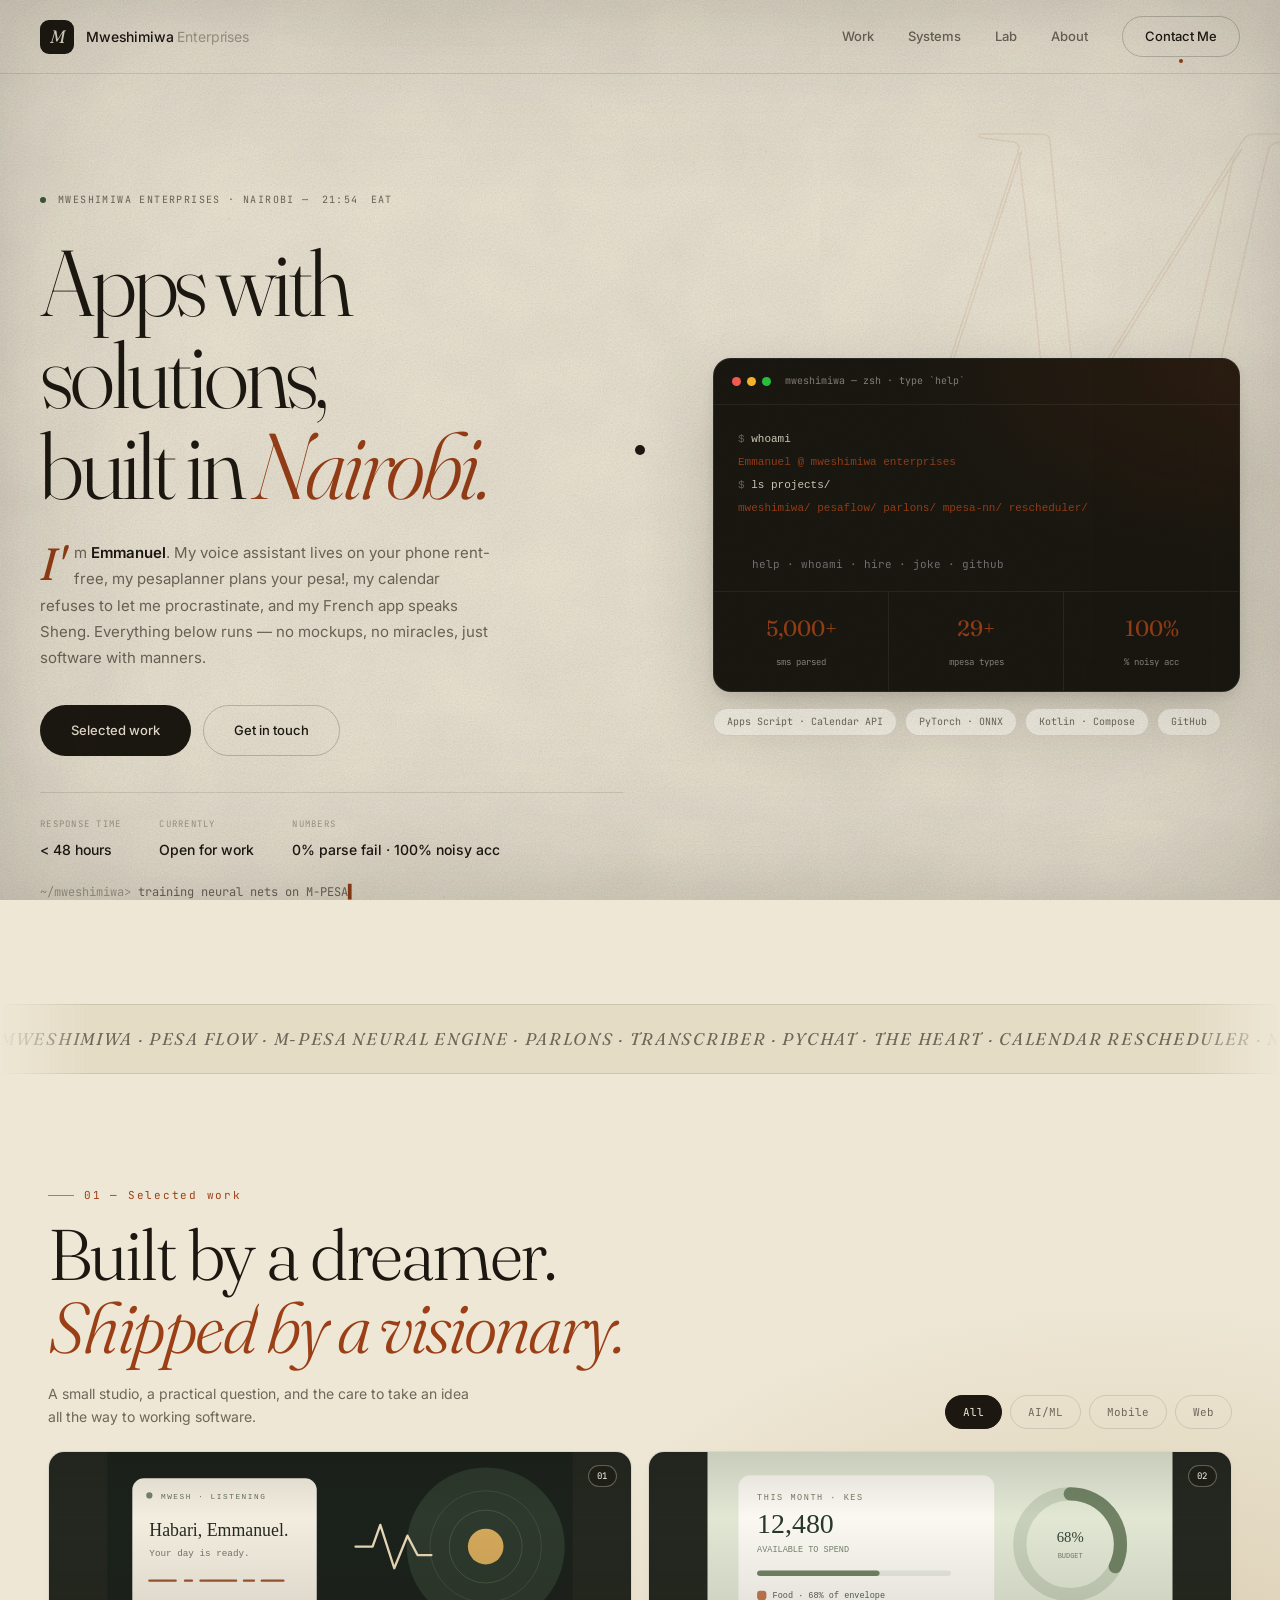
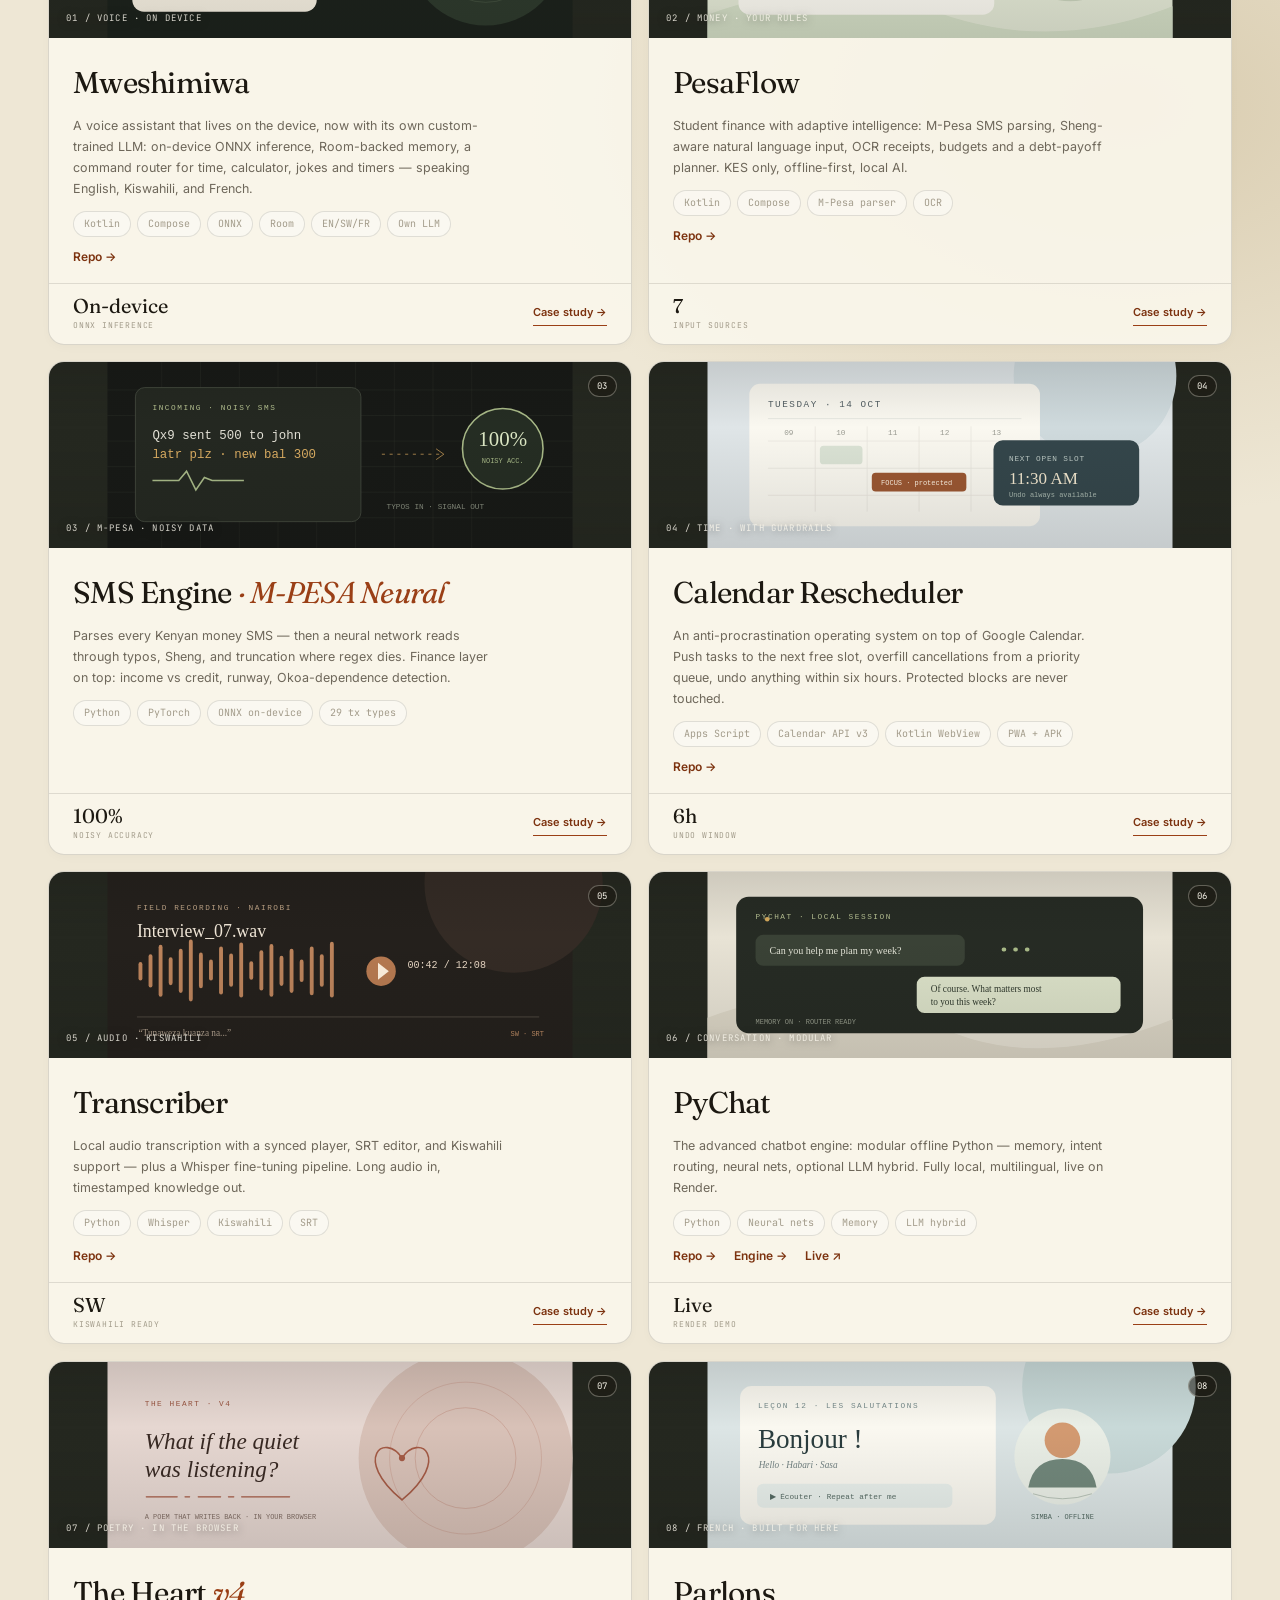
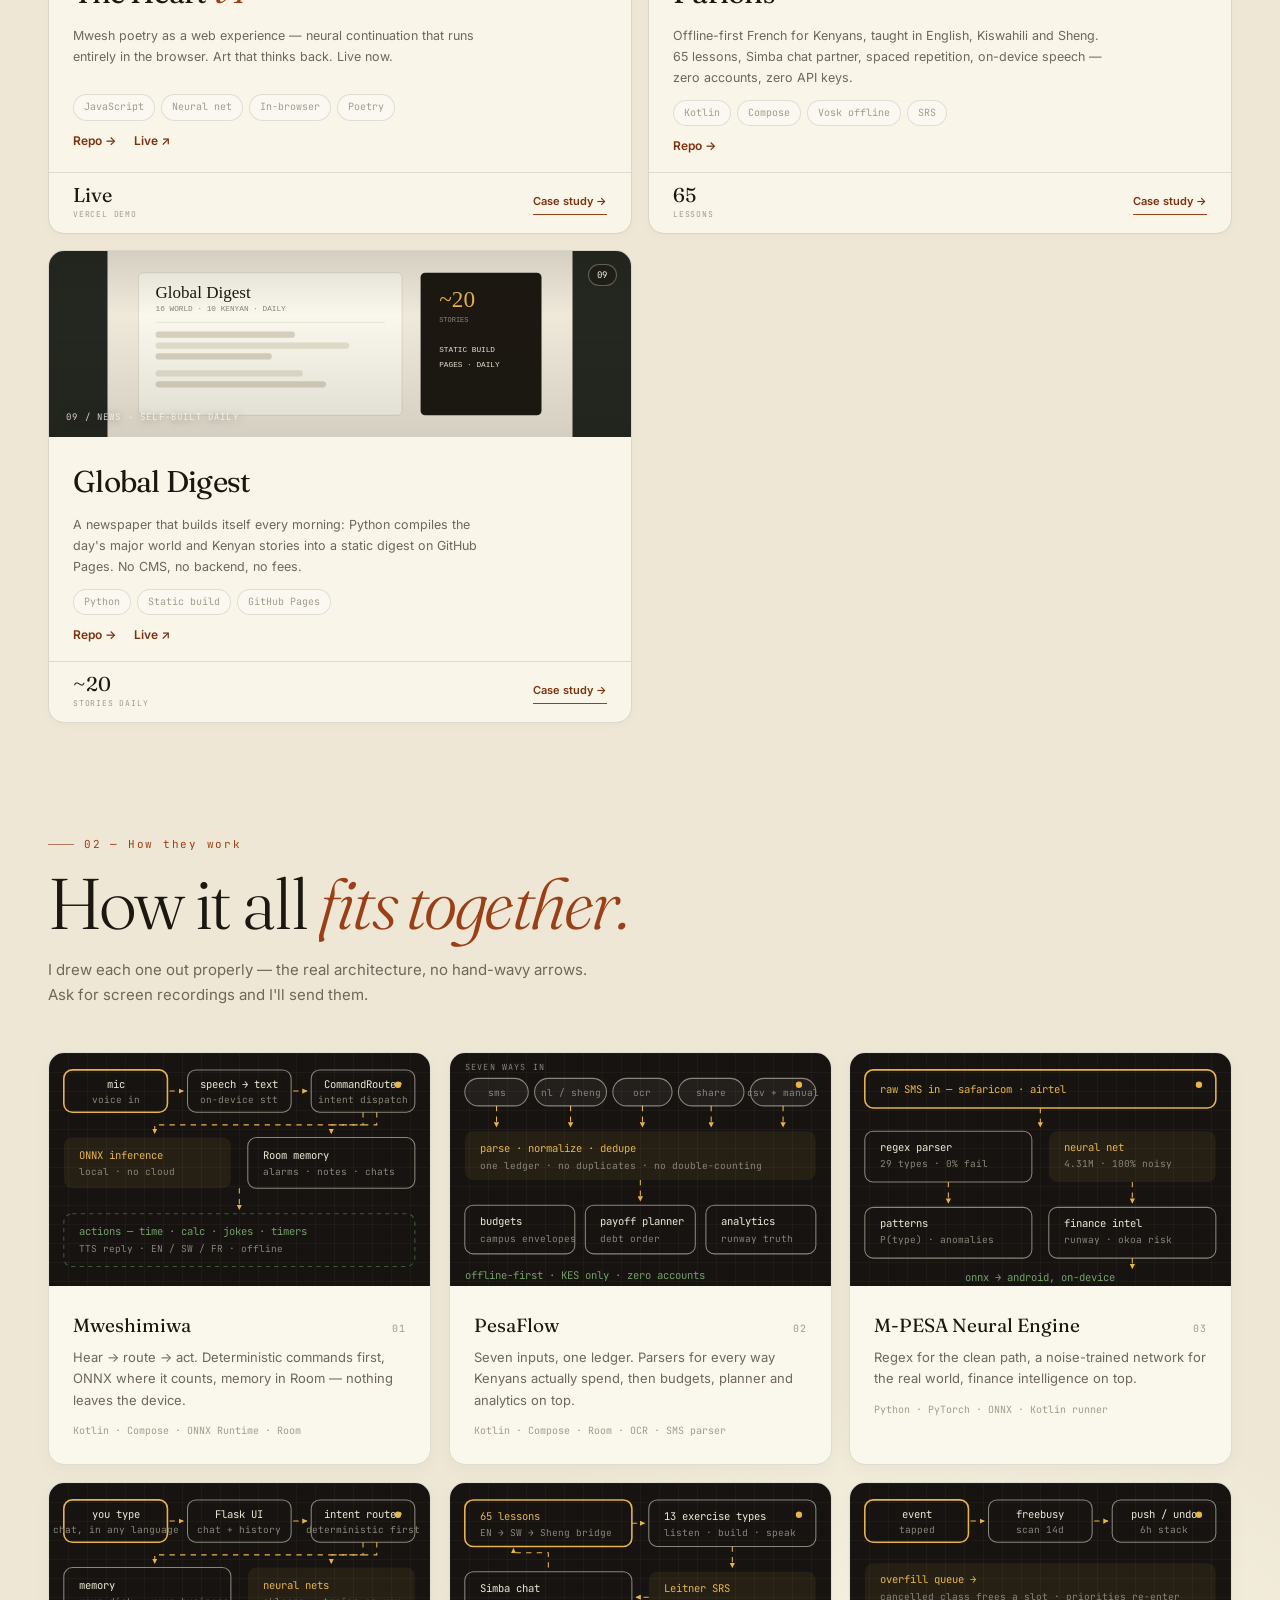
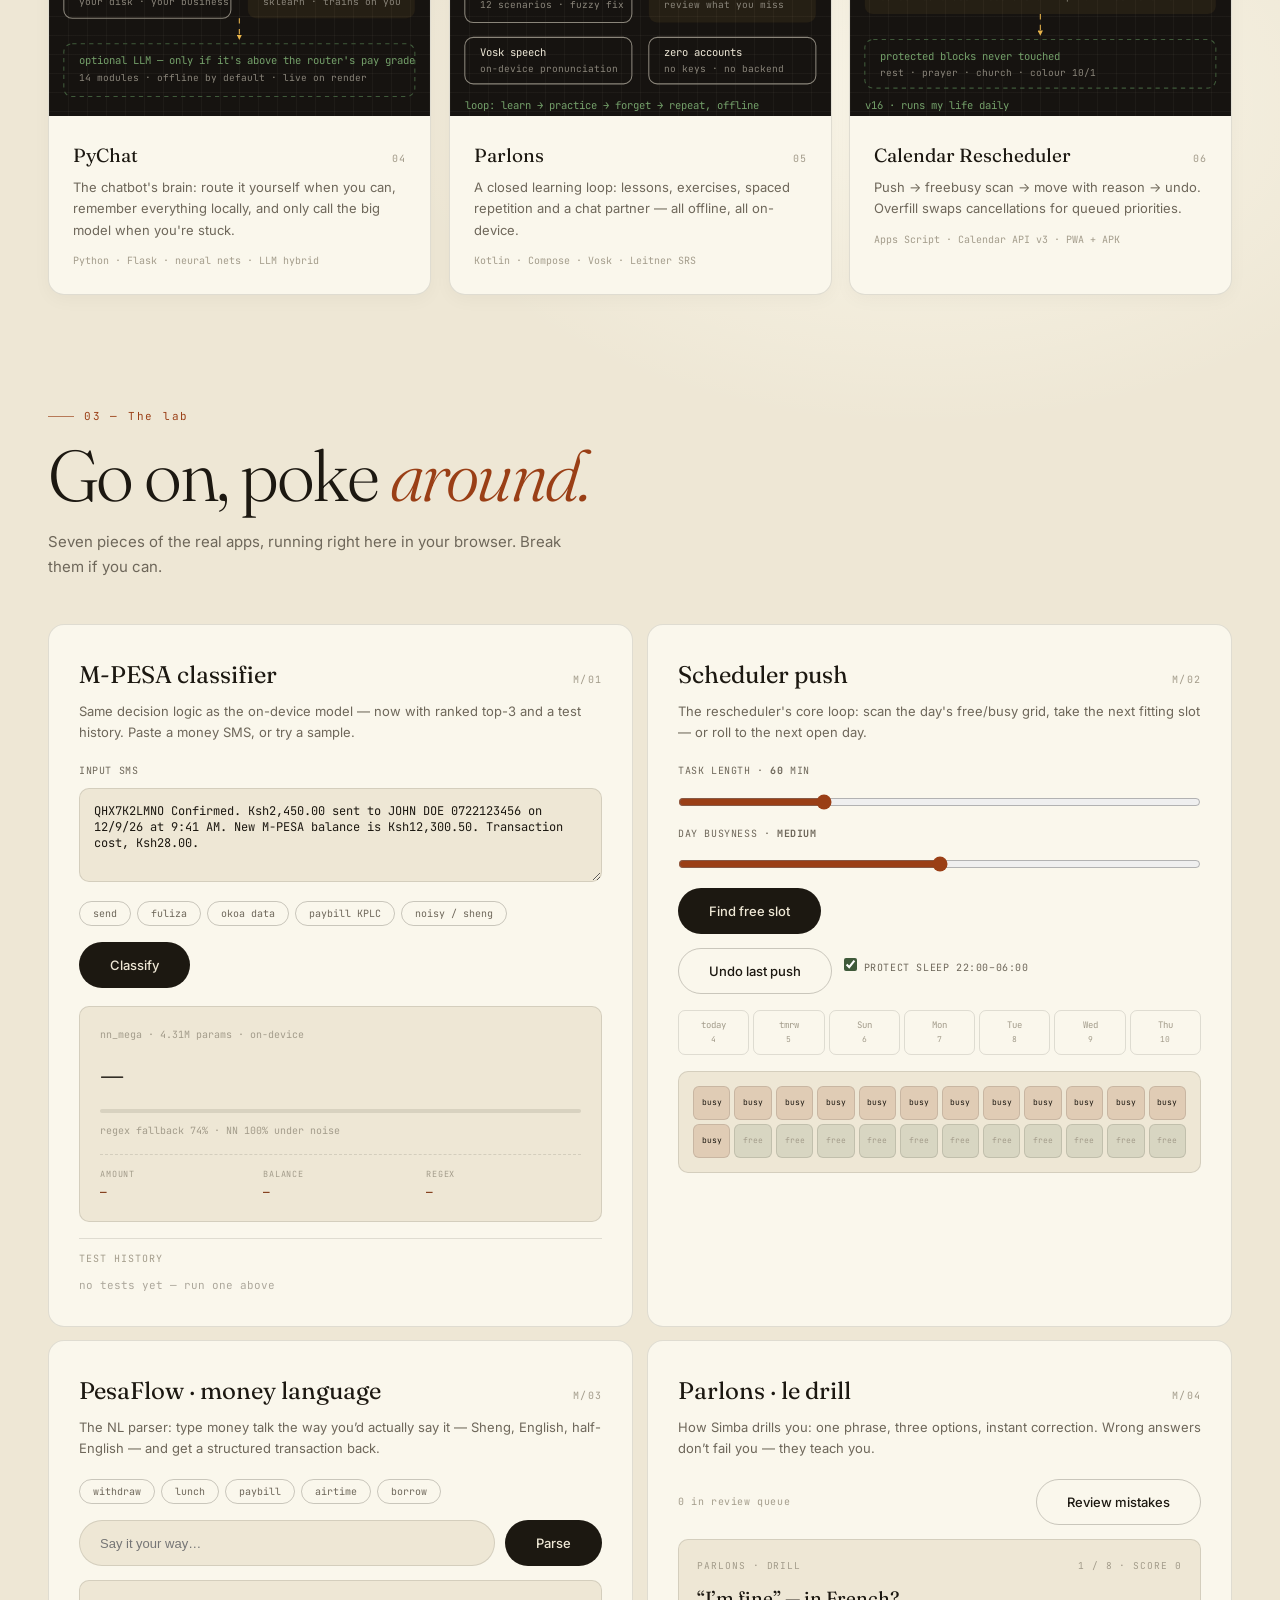
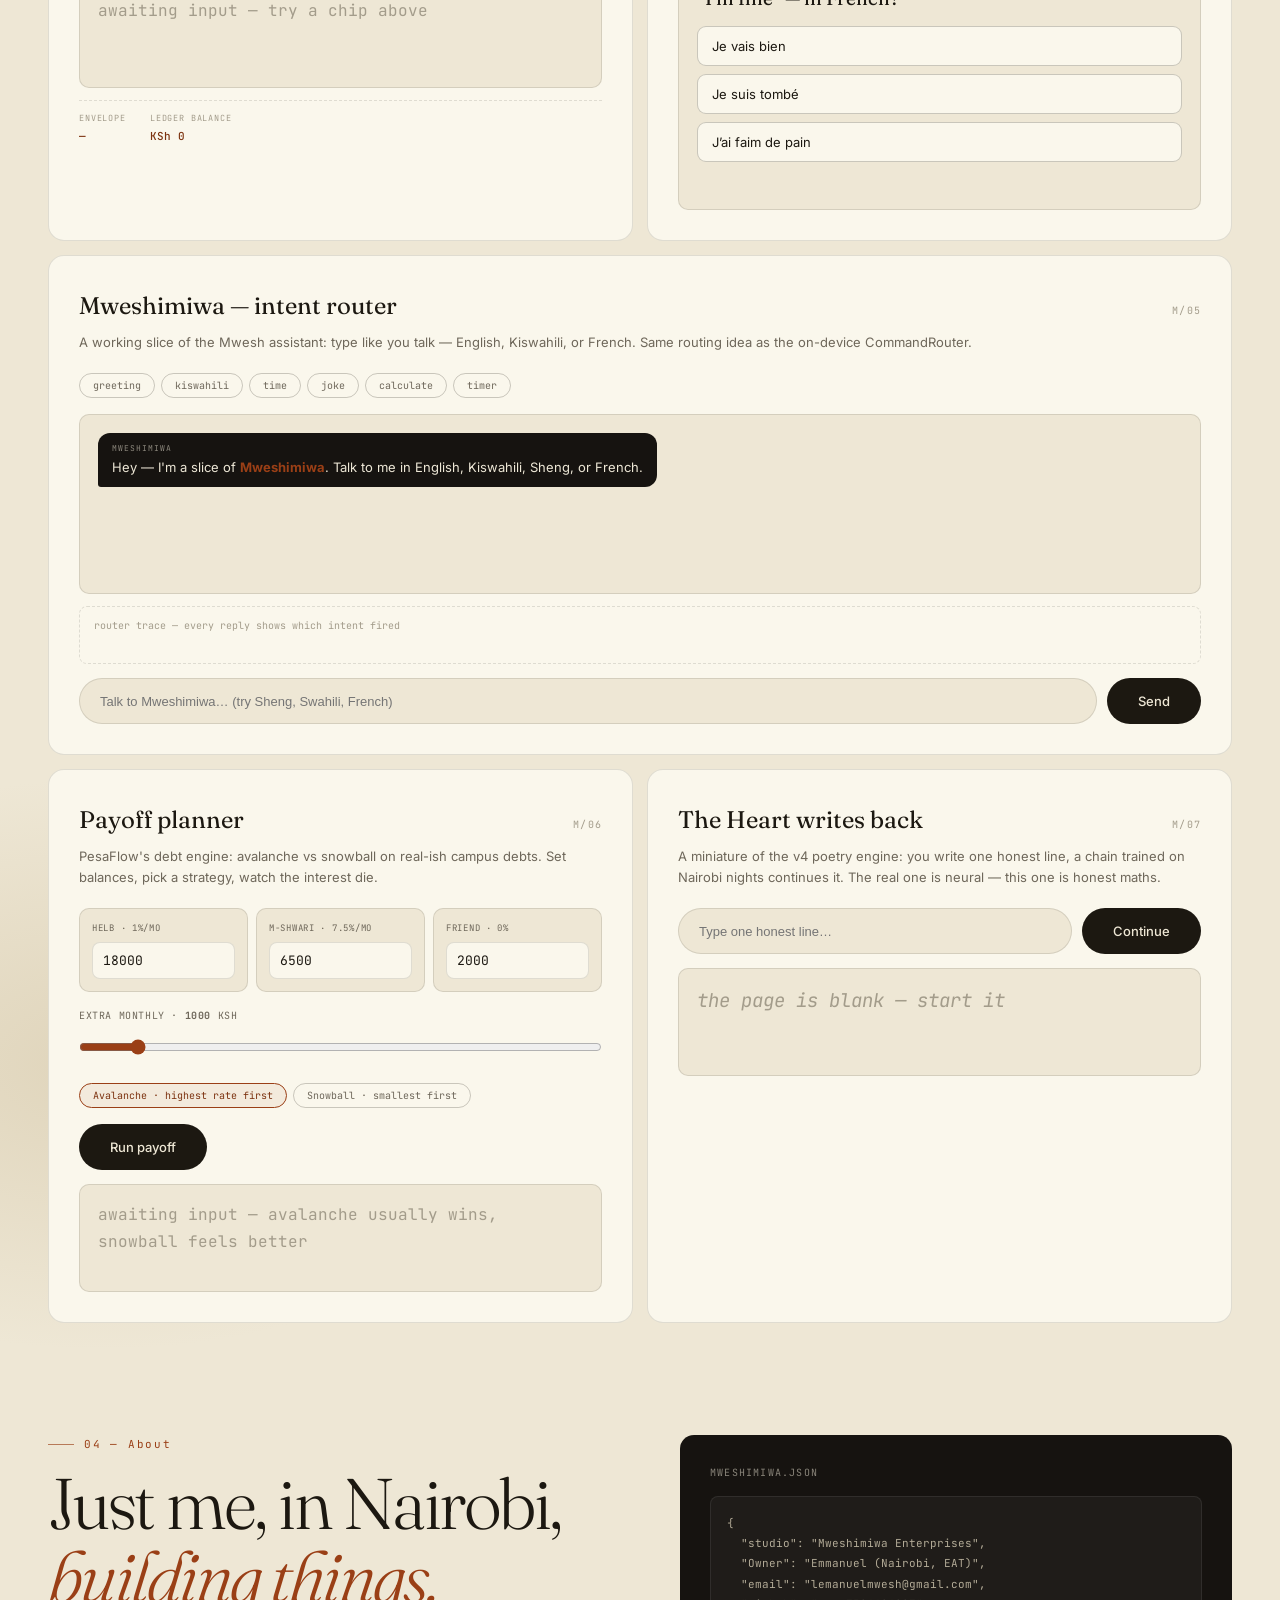
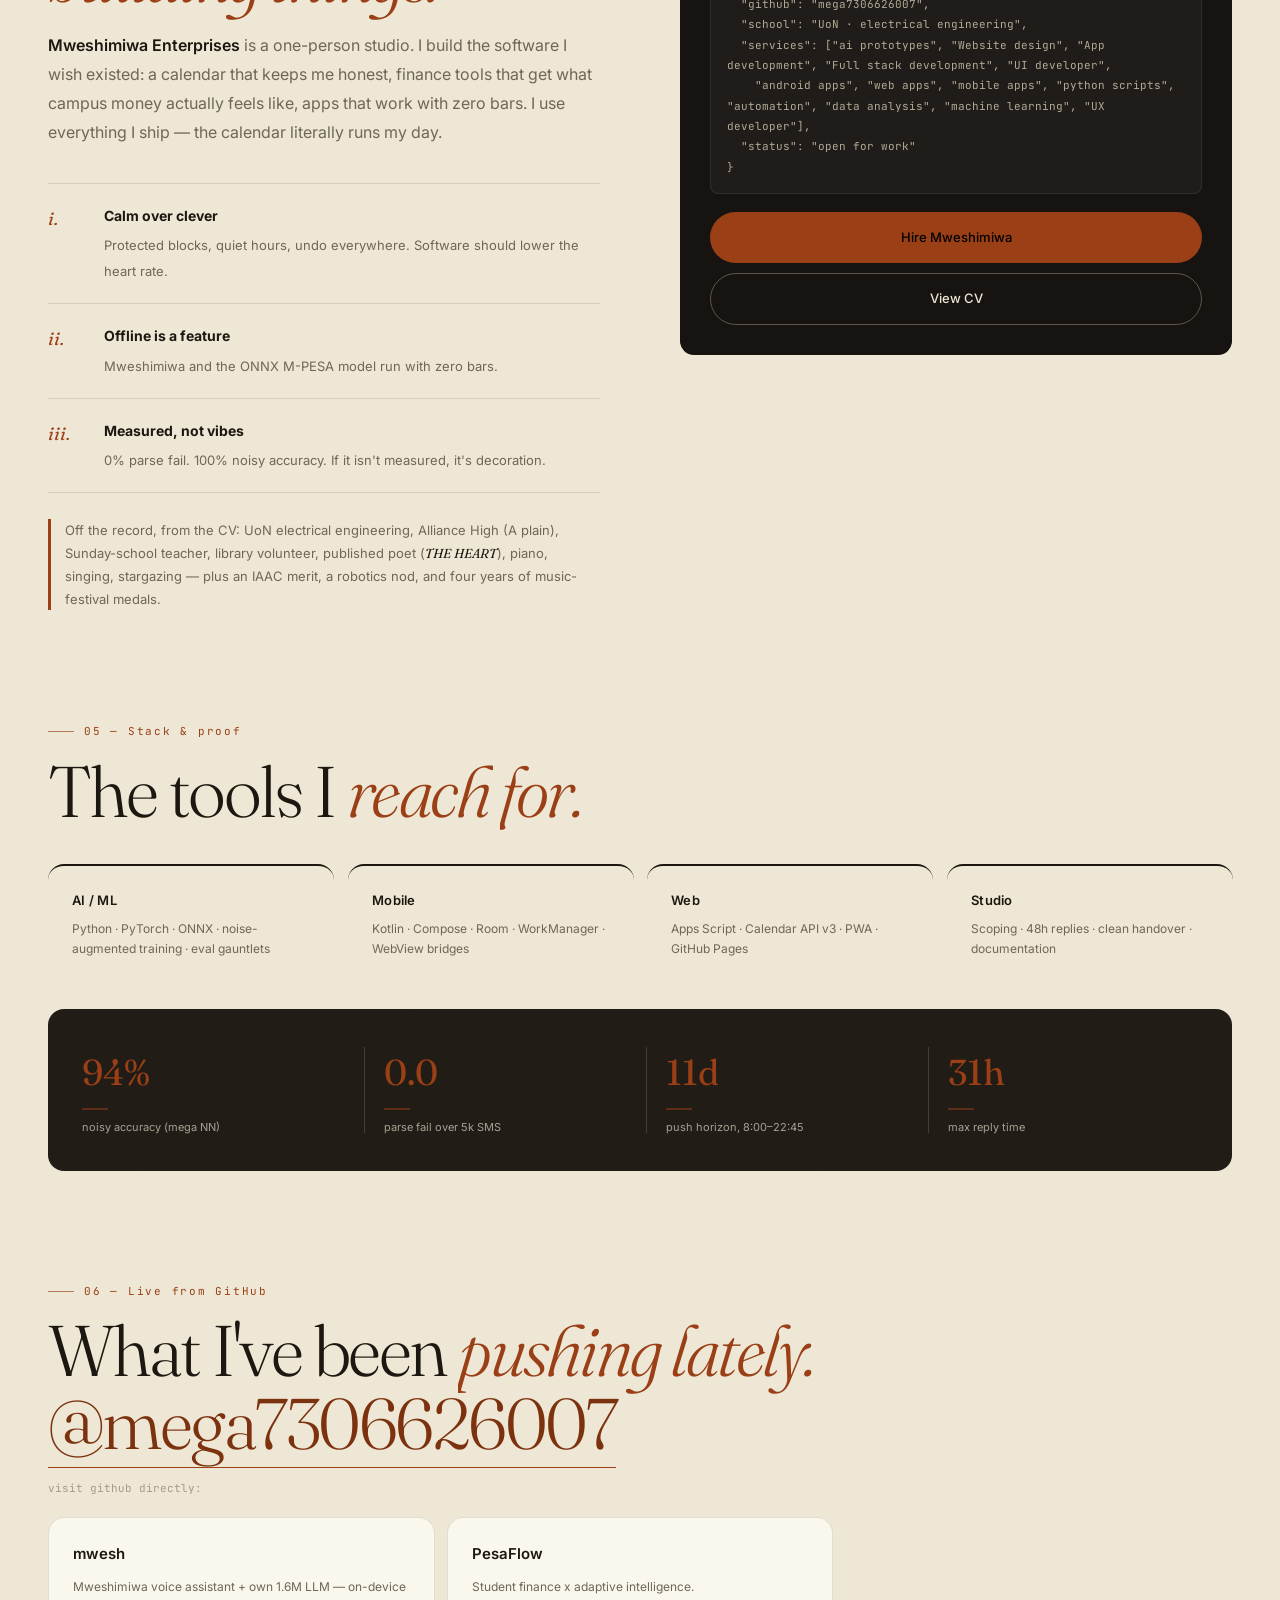
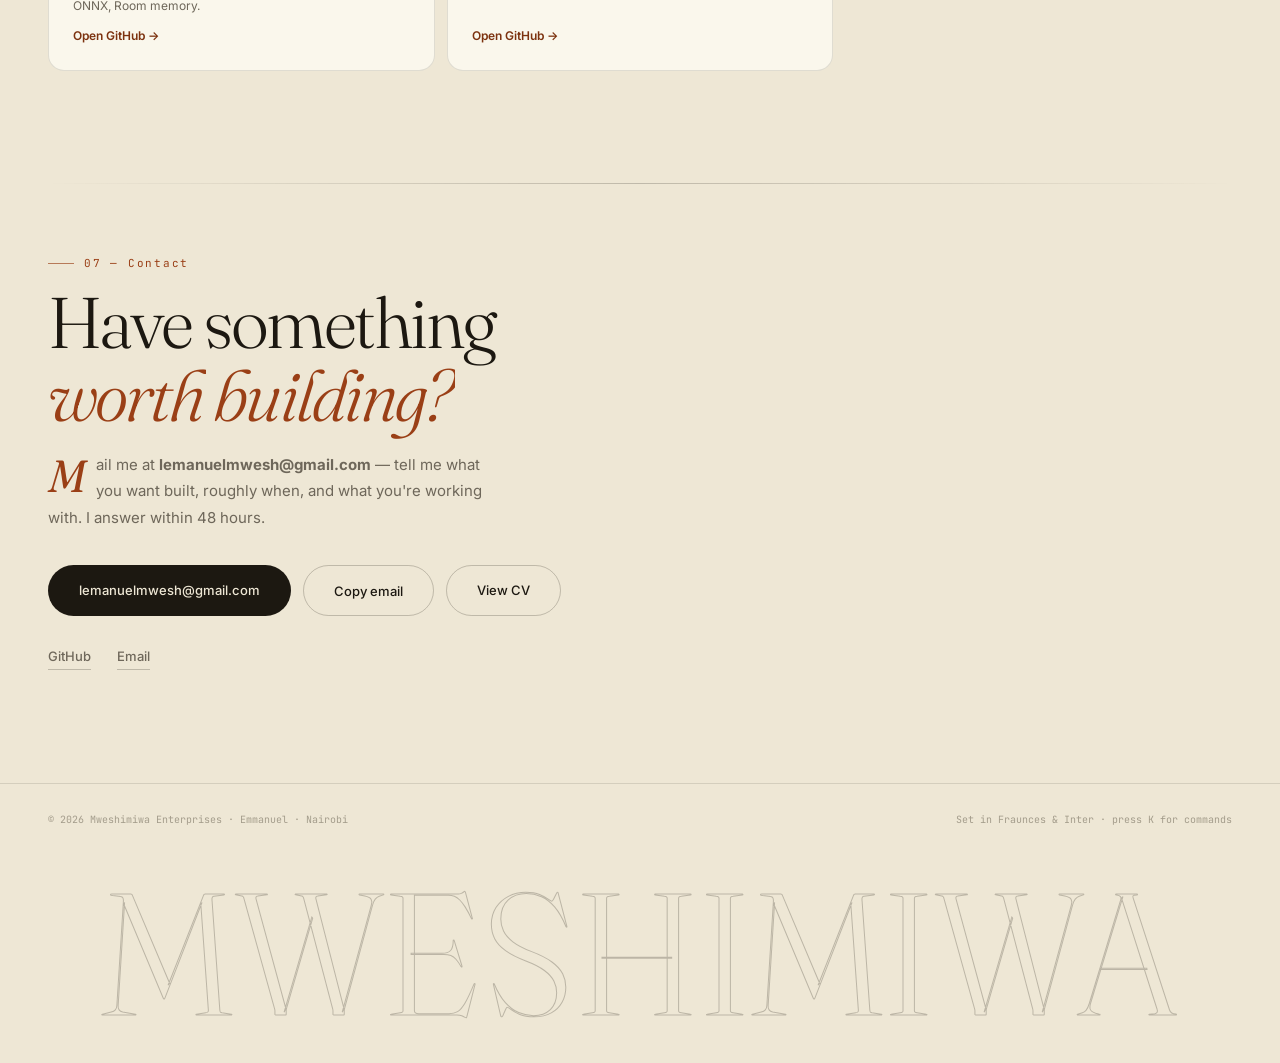
<file: index.html>
<!DOCTYPE html>
<html lang="en">
<head>
<meta charset="UTF-8">
<meta name="viewport" content="width=device-width, initial-scale=1.0">
<title>Emmanuel · Mweshimiwa Enterprises — Software, Poet, Engineer- Nairobi</title>
<meta name="description" content="Mweshimiwa Enterprises — Emmanuel, Nairobi. On-device AI, offline-first mobile, honest fintech. Mweshimiwa, PesaFlow, M-PESA Neural Engine, Parlons.">
<meta name="theme-color" content="#eee7d5">
<meta property="og:title" content="Emmanuel · Mweshimiwa Enterprises">
<meta property="og:description" content="Software that respects the people who use it. AI · fintech · mobile from Nairobi.">
<meta property="og:type" content="website">
<meta property="og:url" content="https://mega7306626007.github.io/portfolio/">
<link rel="preconnect" href="https://fonts.googleapis.com">
<link rel="preconnect" href="https://fonts.gstatic.com" crossorigin>
<link href="https://fonts.googleapis.com/css2?family=Fraunces:ital,opsz,wght@0,9..144,300;0,9..144,400;0,9..144,500;1,9..144,300;1,9..144,400&family=Inter:wght@400;500;600&family=JetBrains+Mono:wght@400;500&display=swap" rel="stylesheet">
<link rel="stylesheet" href="styles.css">
<link rel="icon" href="data:image/svg+xml,%3Csvg xmlns='http://www.w3.org/2000/svg' viewBox='0 0 64 64'%3E%3Crect width='64' height='64' rx='12' fill='%231c1811'/%3E%3Ctext x='32' y='42' font-size='26' text-anchor='middle' fill='%23f3efe4' font-style='italic' font-family='Georgia'%3EM%3C/text%3E%3C/svg%3E">
<noscript><style>.reveal{opacity:1;transform:none}#loader{display:none}.hero-badges .chip{opacity:1;transform:none}main .sec-no::before{transform:none}.proof .p b::after,.proof .p:not(:first-child)::before{transform:none}.principles li{opacity:1;transform:none}</style></noscript>
</head>
<body>
<a class="skip-link" href="#top">Skip to content</a>
<div class="progress" id="progress"></div>
<canvas id="particles" aria-hidden="true"></canvas>
<div class="grain" aria-hidden="true"></div>
<div class="cursor" id="cursor" aria-hidden="true"></div>
<div class="trail-layer" id="trailLayer" aria-hidden="true"></div>

<div id="loader" aria-hidden="true">
  <div class="loader-inner">
    <div class="loader-mark">M<span>.</span></div>
    <div class="loader-bar"><i></i></div>
    <div class="loader-text">Mweshimiwa Enterprises</div>
  </div>
</div>

<header class="nav" id="nav">
  <a class="brand" href="#top" data-hover>
    <span class="brand-mark">M</span>
    <span class="brand-text">Mweshimiwa <span class="dim">Enterprises</span></span>
  </a>
  <nav class="nav-links">
    <a href="#work" data-hover>Work</a>
    <a href="#systems" data-hover>Systems</a>
    <a href="#lab" data-hover>Lab</a>
    <a href="#about" data-hover>About</a>
    <a href="#contact" class="nav-cta" data-hover>Contact Me</a>
  </nav>
  <button class="nav-menu" id="menuBtn" aria-label="Open navigation menu" aria-controls="mobileMenu" aria-expanded="false">≡</button>
</header>
<nav class="mobile-menu" id="mobileMenu" aria-label="Mobile navigation">
  <a href="#work">Work</a><a href="#systems">Systems</a><a href="#lab">Lab</a><a href="#about">About</a><a href="#contact">Contact</a>
</nav>

<main id="top">
<section class="hero">
  <div class="hero-ghost" aria-hidden="true">M</div>
  <div class="hero-left">
    <div class="eyebrow reveal"><span class="pulse"></span> Mweshimiwa Enterprises · Nairobi — <span id="nairobiTime">--:--</span> EAT</div>
    <h1 class="display reveal">
      <span class="line">Apps with solutions,</span>
      <span class="line">built in <em>Nairobi.</em></span>
    </h1>
    <p class="lede reveal">I'm <strong>Emmanuel</strong>. My voice assistant lives on your phone rent-free, my pesaplanner plans your pesa!, my calendar refuses to let me procrastinate, and my French app speaks Sheng. Everything below runs — no mockups, no miracles, just software with manners.</p>
    <div class="hero-ctas reveal">
      <a href="#work" class="btn primary" data-hover>Selected work</a>
      <a href="#contact" class="btn ghost" data-hover>Get in touch</a>
    </div>
    <div class="hero-meta reveal">
      <div><span>Response time</span><b>&lt; 48 hours</b></div>
      <div><span>Currently</span><b>Open for work</b></div>
      <div><span>Numbers</span><b>0% parse fail · 100% noisy acc</b></div>
    </div>
    <div class="type-row reveal"><span class="dim">~/mweshimiwa&gt;</span> <span id="typer"></span><span class="caret">▌</span></div>
  </div>
  <div class="hero-right reveal">
    <div class="terminal tilt" id="terminalCard">
      <div class="term-bar"><i></i><i></i><i></i><span>mweshimiwa — zsh · type `help`</span></div>
      <pre class="term-body" id="termOut"><code><span class="c">$</span> whoami
<span class="g">Emmanuel @ mweshimiwa enterprises</span>
<span class="c">$</span> ls projects/
<span class="g">mweshimiwa/ pesaflow/ parlons/ mpesa-nn/ rescheduler/</span></code></pre>
      <form class="term-input" id="termForm"><span class="c">$</span><input id="termIn" autocomplete="off" placeholder="help · whoami · hire · joke · github" aria-label="Terminal input"></form>
      <div class="term-stats">
        <div><b data-count="5000">0</b><span>sms parsed</span></div>
        <div><b data-count="29">0</b><span>mpesa types</span></div>
        <div><b data-count="100">0</b><span>% noisy acc</span></div>
      </div>
    </div>
    <div class="hero-badges">
      <span class="chip">Apps Script · Calendar API</span><span class="chip">PyTorch · ONNX</span><span class="chip">Kotlin · Compose</span><span class="chip" id="liveStars">GitHub</span>
    </div>
  </div>
</section>

<div class="marquee" aria-hidden="true">
  <div class="marquee-track">
    <span>MWESHIMIWA · PESA FLOW · M-PESA NEURAL ENGINE · PARLONS · TRANSCRIBER · PYCHAT · THE HEART · CALENDAR RESCHEDULER · NAIROBI ·&nbsp;</span>
    <span>MWESHIMIWA · PESA FLOW · M-PESA NEURAL ENGINE · PARLONS · TRANSCRIBER · PYCHAT · THE HEART · CALENDAR RESCHEDULER · NAIROBI ·&nbsp;</span>
  </div>
</div>

<!-- WORK -->
<section class="section" id="work">
  <div class="sec-head reveal">
    <div>
      <div class="sec-no">01 — Selected work</div>
      <h2>Built by a dreamer.<br><em>Shipped by a visionary.</em></h2>
      <p class="work-intro">A small studio, a practical question, and the care to take an idea all the way to working software.</p>
    </div>
    <div class="filters" role="group" aria-label="Filter projects">
      <button class="f active" data-filter="all" aria-pressed="true" data-hover>All</button>
      <button class="f" data-filter="ai" aria-pressed="false" data-hover>AI/ML</button>
      <button class="f" data-filter="mobile" aria-pressed="false" data-hover>Mobile</button>
      <button class="f" data-filter="web" aria-pressed="false" data-hover>Web</button>
    </div>
  </div>
  <div id="projectGrid">
    <article class="proj reveal" data-tags="ai mobile" data-hover data-title="Mweshimiwa — Voice Assistant" data-body="Android voice assistant (Kotlin + Compose). On-device ONNX inference, Room memory (alarms, notes, reminders, conversations), package com.mweshimiwa.assistant. Own 1.6M-param GPT trained from scratch on 23k EN/SW/FR prompt-response pairs (loss 2.0), exported to ONNX for fully offline inference with top-k sampling. Room memory (alarms, notes, reminders, conversations), command router (time, calculator, jokes, timers), speech recognition + TTS. Verified debug build.">
      <div class="proj-art art-mweshimiwa" aria-hidden="true"><svg viewBox="0 0 600 240"><rect width="600" height="240" fill="#1b211b"/><circle cx="488" cy="122" r="102" fill="#2d392c"/><circle cx="488" cy="122" r="72" fill="none" stroke="#758568" stroke-opacity=".32"/><circle cx="488" cy="122" r="47" fill="none" stroke="#758568" stroke-opacity=".45"/><circle cx="488" cy="122" r="23" fill="#d5a95b"/><path d="M320 122h22l10-28 18 56 17-42 13 25h18" fill="none" stroke="#e9d9b7" stroke-width="3" stroke-linecap="round" stroke-linejoin="round"/><rect x="32" y="34" width="238" height="172" rx="15" fill="#f3eddf"/><circle cx="54" cy="56" r="4" fill="#738268"/><text x="69" y="60" fill="#65705d" font-size="10" font-family="monospace" letter-spacing="2">MWESH · LISTENING</text><text x="54" y="108" fill="#25291f" font-size="23" font-family="Georgia">Habari, Emmanuel.</text><text x="54" y="134" fill="#74756b" font-size="12" font-family="monospace">Your day is ready.</text><path d="M54 166h34m12 0h9m11 0h46m10 0h13m10 0h28" stroke="#9b5732" stroke-width="3" stroke-linecap="round"/></svg><span>01 / VOICE · ON DEVICE</span></div>
      <span class="proj-num">01</span>
      <div>
        <h3>Mweshimiwa</h3>
        <p>A voice assistant that lives on the device, now with its own custom-trained LLM: on-device ONNX inference, Room-backed memory, a command router for time, calculator, jokes and timers — speaking English, Kiswahili, and French.</p>
        <div class="proj-tags"><span>Kotlin</span><span>Compose</span><span>ONNX</span><span>Room</span><span>EN/SW/FR</span><span>Own LLM</span></div>
        <div class="row-links"><a href="https://github.com/mega7306626007/mwesh" target="_blank" rel="noopener" data-hover>Repo →</a></div>
      </div>
      <div class="proj-side">
        <div class="proj-metric">On-device<small>onnx inference</small></div>
        <button class="proj-link open-modal" data-hover>Case study →</button>
      </div>
    </article>
    <article class="proj reveal" data-tags="ai mobile" data-hover data-title="PesaFlow — Student Finance" data-body="KES-only student finance app (134+ Kotlin files, verified debug build). 7 transaction sources: manual entry, M-Pesa SMS parser (10+ formats), natural-language parser (Kenyan English/Swahili/Sheng), share-to-app, on-device OCR receipts, CSV import with dedupe. Budgets, debt-payoff planner, investment simulator, analytics.">
      <div class="proj-art art-pesa" aria-hidden="true"><svg viewBox="0 0 600 240"><rect width="600" height="240" fill="#e2e7d4"/><path d="M0 210Q148 154 297 207t303-8v41H0z" fill="#d3ddc5"/><rect x="40" y="30" width="330" height="180" rx="15" fill="#faf8f0"/><text x="64" y="62" fill="#777c69" font-size="11" font-family="monospace" letter-spacing="2">THIS MONTH · KES</text><text x="64" y="105" fill="#28382a" font-size="36" font-family="Georgia">12,480</text><text x="64" y="129" fill="#75846f" font-size="11" font-family="monospace">AVAILABLE TO SPEND</text><rect x="64" y="153" width="250" height="7" rx="4" fill="#e7e8dd"/><rect x="64" y="153" width="158" height="7" rx="4" fill="#718364"/><rect x="64" y="179" width="12" height="12" rx="4" fill="#c4784e"/><text x="84" y="189" fill="#565c4e" font-size="11" font-family="monospace">Food · 68% of envelope</text><circle cx="468" cy="119" r="65" fill="none" stroke="#c7d0ba" stroke-width="17"/><path d="M468 54a65 65 0 0 1 58 94" fill="none" stroke="#718364" stroke-width="17" stroke-linecap="round"/><text x="468" y="116" text-anchor="middle" fill="#344333" font-size="19" font-family="Georgia">68%</text><text x="468" y="137" text-anchor="middle" fill="#777c69" font-size="9" font-family="monospace">BUDGET</text></svg><span>02 / MONEY · YOUR RULES</span></div>
      <span class="proj-num">02</span>
      <div>
        <h3>PesaFlow</h3>
        <p>Student finance with adaptive intelligence: M-Pesa SMS parsing, Sheng-aware natural language input, OCR receipts, budgets and a debt-payoff planner. KES only, offline-first, local AI.</p>
        <div class="proj-tags"><span>Kotlin</span><span>Compose</span><span>M-Pesa parser</span><span>OCR</span></div>
        <div class="row-links"><a href="https://github.com/mega7306626007/PesaFlow" target="_blank" rel="noopener" data-hover>Repo →</a></div>
      </div>
      <div class="proj-side">
        <div class="proj-metric">7<small>input sources</small></div>
        <button class="proj-link open-modal" data-hover>Case study →</button>
      </div>
    </article>
    <article class="proj reveal" data-tags="ai" data-hover data-title="SMS Engine · M-PESA Neural" data-body="Python engine over 5,000+ SMS across 29 M-PESA product types (Fuliza, M-Shwari, KCB, Okoa, Pochi, Ziidi, Hustler, Lipa Mdogo). Regex parser at 0% fail rate, pattern/probability layer, finance intelligence (income vs credit gap, runway, Okoa-dependence), and a 4.31M-parameter neural classifier (100k msgs, 35% noise-augmented), macro-F1 1.0, 100% on the noisy gauntlet vs 74% regex. Exported to ONNX for on-device Android.">
      <div class="proj-art art-sms" aria-hidden="true"><svg viewBox="0 0 600 240"><rect width="600" height="240" fill="#171916"/><path d="M0 201H600M0 168H600M0 135H600M0 102H600M0 69H600M0 36H600M70 0v240m50-240v240m50-240v240m50-240v240m50-240v240m50-240v240m50-240v240m50-240v240m50-240v240" stroke="#afbd9a" stroke-opacity=".08"/><rect x="36" y="33" width="291" height="173" rx="12" fill="#242821" stroke="#495044"/><text x="58" y="62" fill="#b8c493" font-size="10" font-family="monospace" letter-spacing="2">INCOMING · NOISY SMS</text><text x="58" y="99" fill="#e5e3d8" font-size="16" font-family="monospace">Qx9 sent 500 to john</text><text x="58" y="124" fill="#dbad62" font-size="16" font-family="monospace">latr plz · new bal 300</text><path d="M58 153h34l10-12 12 24 11-16 10 4h41" fill="none" stroke="#a9ba88" stroke-width="2"/><path d="M354 119h76" stroke="#c69b57" stroke-dasharray="4 6"/><path d="m424 112 10 7-10 7" fill="none" stroke="#c69b57"/><circle cx="510" cy="112" r="52" fill="#252d23" stroke="#a9ba88" stroke-width="2"/><text x="510" y="108" text-anchor="middle" fill="#dce7c4" font-size="27" font-family="Georgia">100%</text><text x="510" y="130" text-anchor="middle" fill="#a9ba88" font-size="9" font-family="monospace">NOISY ACC.</text><text x="360" y="190" fill="#858b7c" font-size="10" font-family="monospace">TYPOS IN · SIGNAL OUT</text></svg><span>03 / M-PESA · NOISY DATA</span></div>
      <span class="proj-num">03</span>
      <div>
        <h3>SMS Engine <em>· M-PESA Neural</em></h3>
        <p>Parses every Kenyan money SMS — then a neural network reads through typos, Sheng, and truncation where regex dies. Finance layer on top: income vs credit, runway, Okoa-dependence detection.</p>
        <div class="proj-tags"><span>Python</span><span>PyTorch</span><span>ONNX on-device</span><span>29 tx types</span></div>
      </div>
      <div class="proj-side">
        <div class="proj-metric">100%<small>noisy accuracy</small></div>
        <button class="proj-link open-modal" data-hover>Case study →</button>
      </div>
    </article>
    <article class="proj reveal" data-tags="ai web mobile" data-hover data-title="Calendar Rescheduler" data-body="Apps Script + Calendar API v3 + Android WebView wrapper. Push-to-next-free-slot, class-cancelled overfill queue, 6h undo stack, freebusy-aware search 8:00–22:45, protected-block guardrails. Day/Week/Month views, installable PWA + native APK. Runs my own life daily — v16 shipped.">
      <div class="proj-art art-calendar" aria-hidden="true"><svg viewBox="0 0 600 240"><rect width="600" height="240" fill="#dfe5e7"/><circle cx="500" cy="18" r="105" fill="#cfdadd"/><rect x="54" y="28" width="375" height="184" rx="14" fill="#faf8f0"/><text x="78" y="58" fill="#525e62" font-size="12" font-family="monospace" letter-spacing="2">TUESDAY · 14 OCT</text><path d="M78 73h327" stroke="#e1e3dd"/><g fill="#9a9b92" font-family="monospace" font-size="10" text-anchor="middle"><text x="105" y="94">09</text><text x="172" y="94">10</text><text x="239" y="94">11</text><text x="306" y="94">12</text><text x="373" y="94">13</text></g><g stroke="#e8e6de"><path d="M78 102h327M78 137h327M78 172h327"/><path d="M139 83v110m67-110v110m67-110v110m67-110v110"/></g><rect x="145" y="108" width="55" height="24" rx="5" fill="#dbe3d5"/><rect x="212" y="143" width="122" height="24" rx="5" fill="#9b5732"/><text x="224" y="159" fill="#fff5e6" font-family="monospace" font-size="9">FOCUS · protected</text><rect x="369" y="101" width="188" height="84" rx="12" fill="#34464b"/><text x="389" y="128" fill="#bdc9c4" font-size="10" font-family="monospace" letter-spacing="1">NEXT OPEN SLOT</text><text x="389" y="157" fill="#f2e7cf" font-size="22" font-family="Georgia">11:30 AM</text><text x="389" y="174" fill="#a9b8af" font-size="9" font-family="monospace">Undo always available</text></svg><span>04 / TIME · WITH GUARDRAILS</span></div>
      <span class="proj-num">04</span>
      <div>
        <h3>Calendar Rescheduler</h3>
        <p>An anti-procrastination operating system on top of Google Calendar. Push tasks to the next free slot, overfill cancellations from a priority queue, undo anything within six hours. Protected blocks are never touched.</p>
        <div class="proj-tags"><span>Apps Script</span><span>Calendar API v3</span><span>Kotlin WebView</span><span>PWA + APK</span></div>
        <div class="row-links"><a href="https://github.com/mega7306626007/calendar-rescheduler" target="_blank" rel="noopener" data-hover>Repo →</a></div>
      </div>
      <div class="proj-side">
        <div class="proj-metric">6h<small>undo window</small></div>
        <button class="proj-link open-modal" data-hover>Case study →</button>
      </div>
    </article>
    <article class="proj reveal" data-tags="ai" data-hover data-title="Transcriber — Kiswahili Voice" data-body="Local audio transcriber with synced player, SRT editor, Kiswahili language support, and a Whisper fine-tuning pipeline. Long audio in, timestamped knowledge out — lectures, sermons, interviews.">
      <div class="proj-art art-transcriber" aria-hidden="true"><svg viewBox="0 0 600 240"><rect width="600" height="240" fill="#24201c"/><circle cx="524" cy="15" r="115" fill="#342b25"/><text x="38" y="49" fill="#c0a587" font-size="10" font-family="monospace" letter-spacing="2">FIELD RECORDING · NAIROBI</text><text x="38" y="84" fill="#f0e6d7" font-size="23" font-family="Georgia">Interview_07.wav</text><g fill="#bd845c"><rect x="40" y="116" width="5" height="24" rx="3"/><rect x="53" y="106" width="5" height="43" rx="3"/><rect x="66" y="94" width="5" height="67" rx="3"/><rect x="79" y="110" width="5" height="36" rx="3"/><rect x="92" y="99" width="5" height="57" rx="3"/><rect x="105" y="87" width="5" height="80" rx="3"/><rect x="118" y="104" width="5" height="46" rx="3"/><rect x="131" y="113" width="5" height="27" rx="3"/><rect x="144" y="96" width="5" height="62" rx="3"/><rect x="157" y="105" width="5" height="43" rx="3"/><rect x="170" y="91" width="5" height="71" rx="3"/><rect x="183" y="115" width="5" height="24" rx="3"/><rect x="196" y="101" width="5" height="52" rx="3"/><rect x="209" y="93" width="5" height="68" rx="3"/><rect x="222" y="108" width="5" height="39" rx="3"/><rect x="235" y="99" width="5" height="57" rx="3"/><rect x="248" y="113" width="5" height="29" rx="3"/><rect x="261" y="96" width="5" height="63" rx="3"/><rect x="274" y="106" width="5" height="42" rx="3"/><rect x="287" y="90" width="5" height="72" rx="3"/></g><circle cx="353" cy="128" r="19" fill="#b77a51"/><path d="m349 117 14 11-14 11z" fill="#fff1df"/><text x="387" y="124" fill="#e8d7c4" font-size="13" font-family="monospace">00:42 / 12:08</text><path d="M38 187h519" stroke="#5a5148"/><text x="40" y="211" fill="#b4a391" font-size="12" font-family="Georgia">“Tunaweza kuanza na...”</text><text x="520" y="211" fill="#c28e66" font-size="9" font-family="monospace">SW · SRT</text></svg><span>05 / AUDIO · KISWAHILI</span></div>
      <span class="proj-num">05</span>
      <div>
        <h3>Transcriber</h3>
        <p>Local audio transcription with a synced player, SRT editor, and Kiswahili support — plus a Whisper fine-tuning pipeline. Long audio in, timestamped knowledge out.</p>
        <div class="proj-tags"><span>Python</span><span>Whisper</span><span>Kiswahili</span><span>SRT</span></div>
        <div class="row-links"><a href="https://github.com/mega7306626007/transcriber" target="_blank" rel="noopener" data-hover>Repo →</a></div>
      </div>
      <div class="proj-side">
        <div class="proj-metric">SW<small>kiswahili ready</small></div>
        <button class="proj-link open-modal" data-hover>Case study →</button>
      </div>
    </article>
    <article class="proj reveal" data-tags="ai web" data-hover data-title="PyChat — Advanced Offline Chatbot" data-body="The advanced chatbot stack: modular offline Python engine with memory, intent routing, neural nets and an optional LLM hybrid. Deployed on Render.">
      <div class="proj-art art-pychat" aria-hidden="true"><svg viewBox="0 0 600 240"><rect width="600" height="240" fill="#e8e3d5"/><path d="M0 188Q160 128 290 195t310-5v50H0z" fill="#ddd7c7"/><rect x="37" y="32" width="525" height="176" rx="16" fill="#262b24"/><text x="62" y="61" fill="#b8c294" font-size="10" font-family="monospace" letter-spacing="2">PYCHAT · LOCAL SESSION</text><rect x="62" y="81" width="270" height="40" rx="10" fill="#3a4236"/><text x="80" y="106" fill="#e4e5d8" font-size="13" font-family="Georgia">Can you help me plan my week?</text><rect x="270" y="135" width="263" height="47" rx="10" fill="#dce2c9"/><text x="288" y="155" fill="#30392d" font-size="12" font-family="Georgia">Of course. What matters most</text><text x="288" y="171" fill="#30392d" font-size="12" font-family="Georgia">to you this week?</text><circle cx="77" cy="61" r="3" fill="#d5a95b"/><path d="M382 100h1m14 0h1m14 0h1" stroke="#a9ba88" stroke-width="5" stroke-linecap="round"/><text x="62" y="196" fill="#939989" font-size="9" font-family="monospace">MEMORY ON · ROUTER READY</text></svg><span>06 / CONVERSATION · MODULAR</span></div>
      <span class="proj-num">06</span>
      <div>
        <h3>PyChat</h3>
        <p>The advanced chatbot engine: modular offline Python — memory, intent routing, neural nets, optional LLM hybrid. Fully local, multilingual, live on Render.</p>
        <div class="proj-tags"><span>Python</span><span>Neural nets</span><span>Memory</span><span>LLM hybrid</span></div>
        <div class="row-links"><a href="https://github.com/mega7306626007/chatbot-web" target="_blank" rel="noopener" data-hover>Repo →</a><a href="https://github.com/mega7306626007/chatbot_modules" target="_blank" rel="noopener" data-hover>Engine →</a><a href="https://pychat-hbih.onrender.com/" target="_blank" rel="noopener" data-hover>Live ↗</a></div>
      </div>
      <div class="proj-side">
        <div class="proj-metric">Live<small>render demo</small></div>
        <button class="proj-link open-modal" data-hover>Case study →</button>
      </div>
    </article>
    <article class="proj reveal" data-tags="web" data-hover data-title="The Heart v4 — Poetry Experience" data-body="The Heart v4 — Mwesh poetry web experience with in-browser neural continuation. Art that thinks back, entirely client-side. Live on Vercel.">
      <div class="proj-art art-heart" aria-hidden="true"><svg viewBox="0 0 600 240"><rect width="600" height="240" fill="#e6d7d1"/><circle cx="462" cy="124" r="138" fill="#d8c1b7"/><circle cx="462" cy="124" r="98" fill="none" stroke="#a45a45" stroke-opacity=".25"/><circle cx="462" cy="124" r="65" fill="none" stroke="#a45a45" stroke-opacity=".32"/><path d="M380 124c-22-34-65 0 0 54 65-54 22-88 0-54Z" fill="none" stroke="#a45a45" stroke-width="2"/><circle cx="380" cy="124" r="4" fill="#a45a45"/><text x="48" y="57" fill="#995541" font-size="10" font-family="monospace" letter-spacing="2">THE HEART · V4</text><text x="48" y="112" fill="#382923" font-size="30" font-family="Georgia" font-style="italic">What if the quiet</text><text x="48" y="149" fill="#382923" font-size="30" font-family="Georgia" font-style="italic">was listening?</text><path d="M50 174h40m10 0h6m11 0h29m10 0h7m10 0h62" stroke="#a45a45" stroke-width="1.5" stroke-linecap="round"/><text x="48" y="202" fill="#806d64" font-size="9" font-family="monospace">A POEM THAT WRITES BACK · IN YOUR BROWSER</text></svg><span>07 / POETRY · IN THE BROWSER</span></div>
      <span class="proj-num">07</span>
      <div>
        <h3>The Heart <em>v4</em></h3>
        <p>Mwesh poetry as a web experience — neural continuation that runs entirely in the browser. Art that thinks back. Live now.</p>
        <div class="proj-tags"><span>JavaScript</span><span>Neural net</span><span>In-browser</span><span>Poetry</span></div>
        <div class="row-links"><a href="https://github.com/mega7306626007/the-heart-4" target="_blank" rel="noopener" data-hover>Repo →</a><a href="https://the-heart-4.vercel.app" target="_blank" rel="noopener" data-hover>Live ↗</a></div>
      </div>
      <div class="proj-side">
        <div class="proj-metric">Live<small>vercel demo</small></div>
        <button class="proj-link open-modal" data-hover>Case study →</button>
      </div>
    </article>
    <article class="proj reveal" data-tags="mobile" data-hover data-title="Parlons — French for Kenyans" data-body="Offline-first French for Kenyans (EN/SW/Sheng). 65 lessons, Simba chat partner, spaced repetition, Vosk offline speech models, novels and poems in French, zero accounts, zero API keys.">
      <div class="proj-art art-parlons" aria-hidden="true"><svg viewBox="0 0 600 240"><rect width="600" height="240" fill="#dce5e5"/><circle cx="518" cy="32" r="112" fill="#c8d9d8"/><rect x="42" y="31" width="330" height="179" rx="15" fill="#faf8f0"/><text x="65" y="59" fill="#758989" font-size="10" font-family="monospace" letter-spacing="2">LEÇON 12 · LES SALUTATIONS</text><text x="65" y="111" fill="#293c3d" font-size="35" font-family="Georgia">Bonjour !</text><text x="66" y="137" fill="#718081" font-size="12" font-family="Georgia" font-style="italic">Hello · Habari · Sasa</text><rect x="64" y="157" width="252" height="31" rx="8" fill="#e8efeb"/><text x="80" y="177" fill="#546962" font-size="10" font-family="monospace">▶ Écouter · Repeat after me</text><circle cx="458" cy="122" r="62" fill="#e9eee6"/><circle cx="458" cy="101" r="23" fill="#d39a71"/><path d="M414 162q6-37 44-37t44 37" fill="#71877b"/><path d="M420 170q38 13 76 0" fill="none" stroke="#a7b5a9"/><text x="458" y="202" text-anchor="middle" fill="#526962" font-size="9" font-family="monospace">SIMBA · OFFLINE</text></svg><span>08 / FRENCH · BUILT FOR HERE</span></div>
      <span class="proj-num">08</span>
      <div>
        <h3>Parlons</h3>
        <p>Offline-first French for Kenyans, taught in English, Kiswahili and Sheng. 65 lessons, Simba chat partner, spaced repetition, on-device speech — zero accounts, zero API keys.</p>
        <div class="proj-tags"><span>Kotlin</span><span>Compose</span><span>Vosk offline</span><span>SRS</span></div>
        <div class="row-links"><a href="https://github.com/mega7306626007/Parlons" target="_blank" rel="noopener" data-hover>Repo →</a></div>
      </div>
      <div class="proj-side">
        <div class="proj-metric">65<small>lessons</small></div>
        <button class="proj-link open-modal" data-hover>Case study →</button>
      </div>
    </article>
    <article class="proj reveal" data-tags="web" data-hover data-title="Global Digest — Daily News" data-body="Self-built daily newspaper: a Python static builder compiles ~20 major stories (16 world + 10 Kenyan) into dist + latest.json, deployed on GitHub Pages. No CMS, no backend, no fees.">
      <div class="proj-art art-digest" aria-hidden="true"><svg viewBox="0 0 600 240"><rect width="600" height="240" fill="#efe9da"/><rect x="40" y="28" width="340" height="184" rx="6" fill="#faf7ec" stroke="#d8d2c0"/><text x="62" y="60" fill="#1c1811" font-size="22" font-family="Georgia">Global Digest</text><text x="62" y="78" fill="#8a857a" font-size="10" font-family="monospace">16 WORLD · 10 KENYAN · DAILY</text><path d="M62 92h296" stroke="#e0dcc9"/><rect x="62" y="104" width="180" height="8" rx="4" fill="#d8d2c0"/><rect x="62" y="118" width="250" height="8" rx="4" fill="#e4dfcd"/><rect x="62" y="132" width="150" height="8" rx="4" fill="#d8d2c0"/><rect x="62" y="154" width="190" height="8" rx="4" fill="#e4dfcd"/><rect x="62" y="168" width="220" height="8" rx="4" fill="#d8d2c0"/><rect x="404" y="28" width="156" height="184" rx="6" fill="#1c1811"/><text x="428" y="72" fill="#e8b44a" font-size="30" font-family="Georgia">~20</text><text x="428" y="92" fill="#8a857a" font-size="9" font-family="monospace">STORIES</text><text x="428" y="130" fill="#ede7d6" font-size="10" font-family="monospace">STATIC BUILD</text><text x="428" y="150" fill="#ede7d6" font-size="10" font-family="monospace">PAGES · DAILY</text></svg><span>09 / NEWS · SELF-BUILT DAILY</span></div>
      <span class="proj-num">09</span>
      <div>
        <h3>Global Digest</h3>
        <p>A newspaper that builds itself every morning: Python compiles the day's major world and Kenyan stories into a static digest on GitHub Pages. No CMS, no backend, no fees.</p>
        <div class="proj-tags"><span>Python</span><span>Static build</span><span>GitHub Pages</span></div>
        <div class="row-links"><a href="https://github.com/mega7306626007/global-digest" target="_blank" rel="noopener" data-hover>Repo →</a><a href="https://mega7306626007.github.io/global-digest/" target="_blank" rel="noopener" data-hover>Live ↗</a></div>
      </div>
      <div class="proj-side">
        <div class="proj-metric">~20<small>stories daily</small></div>
        <button class="proj-link open-modal" data-hover>Case study →</button>
      </div>
    </article>
  </div>
</section>

<!-- SYSTEMS -->
<section class="section" id="systems" style="padding-top:0">
  <div class="sec-no reveal">02 — How they work</div>
  <h2 class="reveal">How it all <em>fits together.</em></h2>
  <p class="sec-sub reveal">I drew each one out properly — the real architecture, no hand-wavy arrows. Ask for screen recordings and I'll send them.</p>
  <div class="sys-grid">
    <div class="sys reveal">
      <svg viewBox="0 0 360 220" role="img" aria-label="Mweshimiwa voice pipeline diagram">
        <defs><marker id="mj" viewBox="0 0 10 10" refX="9" refY="5" markerWidth="5" markerHeight="5" orient="auto"><path d="M0 0 L10 5 L0 10 z" fill="#e8b44a"/></marker></defs>
        <rect class="hot" x="14" y="16" width="98" height="40" rx="8"/><text class="t mid" x="63" y="33">mic</text><text class="c mid" x="63" y="47">voice in</text>
        <rect class="box" x="131" y="16" width="98" height="40" rx="8"/><text class="t mid" x="180" y="33">speech → text</text><text class="c mid" x="180" y="47">on-device stt</text>
        <rect class="box" x="248" y="16" width="98" height="40" rx="8"/><text class="t mid" x="297" y="33">CommandRouter</text><text class="c mid" x="297" y="47">intent dispatch</text>
        <line class="flow" x1="114" y1="36" x2="127" y2="36" marker-end="url(#mj)"/><line class="flow" x1="231" y1="36" x2="244" y2="36" marker-end="url(#mj)"/>
        <polyline class="flow" points="297,56 297,68 100,68 100,76" fill="none" marker-end="url(#mj)"/>
        <polyline class="flow" points="310,56 310,68 267,68 267,76" fill="none" marker-end="url(#mj)"/>
        <rect class="fill" x="14" y="80" width="158" height="48" rx="8"/><text class="th" x="28" y="100">ONNX inference</text><text class="c" x="28" y="115">local · no cloud</text>
        <rect class="box" x="188" y="80" width="158" height="48" rx="8"/><text class="t" x="202" y="100">Room memory</text><text class="c" x="202" y="115">alarms · notes · chats</text>
        <line class="flow" x1="180" y1="128" x2="180" y2="148" marker-end="url(#mj)"/>
        <rect class="moss" x="14" y="152" width="332" height="50" rx="8" stroke-dasharray="4 4"/>
        <text class="tm" x="28" y="172">actions — time · calc · jokes · timers</text><text class="c" x="28" y="188">TTS reply · EN / SW / FR · offline</text>
        <circle class="dot" cx="330" cy="30" r="3"/>
      </svg>
      <div class="sys-body"><h4>Mweshimiwa <span class="sys-no">01</span></h4><p>Hear → route → act. Deterministic commands first, ONNX where it counts, memory in Room — nothing leaves the device.</p><span class="mono">Kotlin · Compose · ONNX Runtime · Room</span></div>
    </div>

    <div class="sys reveal">
      <svg viewBox="0 0 360 220" role="img" aria-label="PesaFlow finance pipeline diagram">
        <defs><marker id="mp" viewBox="0 0 10 10" refX="9" refY="5" markerWidth="5" markerHeight="5" orient="auto"><path d="M0 0 L10 5 L0 10 z" fill="#e8b44a"/></marker></defs>
        <text class="lbl" x="14" y="16">SEVEN WAYS IN</text>
        <rect class="chip" x="14" y="24" width="60" height="26" rx="13"/><text class="c mid" x="44" y="41">sms</text>
        <rect class="chip" x="80" y="24" width="68" height="26" rx="13"/><text class="c mid" x="114" y="41">nl / sheng</text>
        <rect class="chip" x="154" y="24" width="56" height="26" rx="13"/><text class="c mid" x="182" y="41">ocr</text>
        <rect class="chip" x="216" y="24" width="62" height="26" rx="13"/><text class="c mid" x="247" y="41">share</text>
        <rect class="chip" x="284" y="24" width="62" height="26" rx="13"/><text class="c mid" x="315" y="41">csv + manual</text>
        <line class="flow" x1="44" y1="50" x2="44" y2="70" marker-end="url(#mp)"/>
        <line class="flow" x1="114" y1="50" x2="114" y2="70" marker-end="url(#mp)"/>
        <line class="flow" x1="182" y1="50" x2="182" y2="70" marker-end="url(#mp)"/>
        <line class="flow" x1="247" y1="50" x2="247" y2="70" marker-end="url(#mp)"/>
        <line class="flow" x1="315" y1="50" x2="315" y2="70" marker-end="url(#mp)"/>
        <rect class="fill" x="14" y="74" width="332" height="46" rx="8"/><text class="th" x="28" y="94">parse · normalize · dedupe</text><text class="c" x="28" y="110">one ledger · no duplicates · no double-counting</text>
        <line class="flow" x1="180" y1="120" x2="180" y2="140" marker-end="url(#mp)"/>
        <rect class="box" x="14" y="144" width="104" height="46" rx="8"/><text class="t" x="28" y="163">budgets</text><text class="c" x="28" y="179">campus envelopes</text>
        <rect class="box" x="128" y="144" width="104" height="46" rx="8"/><text class="t" x="142" y="163">payoff planner</text><text class="c" x="142" y="179">debt order</text>
        <rect class="box" x="242" y="144" width="104" height="46" rx="8"/><text class="t" x="256" y="163">analytics</text><text class="c" x="256" y="179">runway truth</text>
        <rect class="moss" x="14" y="198" width="332" height="0" rx="8" stroke-dasharray="4 4"/>
        <text class="tm" x="14" y="214">offline-first · KES only · zero accounts</text>
        <circle class="dot" cx="330" cy="30" r="3"/>
      </svg>
      <div class="sys-body"><h4>PesaFlow <span class="sys-no">02</span></h4><p>Seven inputs, one ledger. Parsers for every way Kenyans actually spend, then budgets, planner and analytics on top.</p><span class="mono">Kotlin · Compose · Room · OCR · SMS parser</span></div>
    </div>

    <div class="sys reveal">
      <svg viewBox="0 0 360 220" role="img" aria-label="M-PESA neural engine diagram">
        <defs><marker id="mn" viewBox="0 0 10 10" refX="9" refY="5" markerWidth="5" markerHeight="5" orient="auto"><path d="M0 0 L10 5 L0 10 z" fill="#e8b44a"/></marker></defs>
        <rect class="hot" x="14" y="16" width="332" height="36" rx="8"/><text class="th" x="28" y="38">raw SMS in — safaricom · airtel</text>
        <line class="flow" x1="180" y1="52" x2="180" y2="70" marker-end="url(#mn)"/>
        <rect class="box" x="14" y="74" width="158" height="48" rx="8"/><text class="t" x="28" y="93">regex parser</text><text class="c" x="28" y="108">29 types · 0% fail</text>
        <rect class="fill" x="188" y="74" width="158" height="48" rx="8"/><text class="th" x="202" y="93">neural net</text><text class="c" x="202" y="108">4.31M · 100% noisy</text>
        <line class="flow" x1="93" y1="122" x2="93" y2="142" marker-end="url(#mn)"/>
        <line class="flow" x1="267" y1="122" x2="267" y2="142" marker-end="url(#mn)"/>
        <rect class="box" x="14" y="146" width="158" height="48" rx="8"/><text class="t" x="28" y="165">patterns</text><text class="c" x="28" y="180">P(type) · anomalies</text>
        <rect class="box" x="188" y="146" width="158" height="48" rx="8"/><text class="t" x="202" y="165">finance intel</text><text class="c" x="202" y="180">runway · okoa risk</text>
        <line class="flow" x1="267" y1="194" x2="267" y2="204" marker-end="url(#mn)"/>
        <text class="tm mid" x="180" y="216">onnx → android, on-device</text>
        <circle class="dot" cx="330" cy="30" r="3"/>
      </svg>
      <div class="sys-body"><h4>M-PESA Neural Engine <span class="sys-no">03</span></h4><p>Regex for the clean path, a noise-trained network for the real world, finance intelligence on top.</p><span class="mono">Python · PyTorch · ONNX · Kotlin runner</span></div>
    </div>

    <div class="sys reveal">
      <svg viewBox="0 0 360 220" role="img" aria-label="PyChat offline chatbot diagram">
        <defs><marker id="mpc" viewBox="0 0 10 10" refX="9" refY="5" markerWidth="5" markerHeight="5" orient="auto"><path d="M0 0 L10 5 L0 10 z" fill="#e8b44a"/></marker></defs>
        <rect class="hot" x="14" y="16" width="98" height="40" rx="8"/><text class="t mid" x="63" y="33">you type</text><text class="c mid" x="63" y="47">chat, in any language</text>
        <rect class="box" x="131" y="16" width="98" height="40" rx="8"/><text class="t mid" x="180" y="33">Flask UI</text><text class="c mid" x="180" y="47">chat + history</text>
        <rect class="box" x="248" y="16" width="98" height="40" rx="8"/><text class="t mid" x="297" y="33">intent router</text><text class="c mid" x="297" y="47">deterministic first</text>
        <line class="flow" x1="114" y1="36" x2="127" y2="36" marker-end="url(#mpc)"/><line class="flow" x1="231" y1="36" x2="244" y2="36" marker-end="url(#mpc)"/>
        <polyline class="flow" points="297,56 297,68 100,68 100,76" fill="none" marker-end="url(#mpc)"/>
        <polyline class="flow" points="310,56 310,68 267,68 267,76" fill="none" marker-end="url(#mpc)"/>
        <rect class="box" x="14" y="80" width="158" height="48" rx="8"/><text class="t" x="28" y="100">memory</text><text class="c" x="28" y="115">your disk · your business</text>
        <rect class="fill" x="188" y="80" width="158" height="48" rx="8"/><text class="th" x="202" y="100">neural nets</text><text class="c" x="202" y="115">sklearn · trains on you</text>
        <line class="flow" x1="180" y1="128" x2="180" y2="148" marker-end="url(#mpc)"/>
        <rect class="moss" x="14" y="152" width="332" height="50" rx="8" stroke-dasharray="4 4"/>
        <text class="tm" x="28" y="171">optional LLM — only if it's above the router's pay grade</text><text class="c" x="28" y="187">14 modules · offline by default · live on render</text>
        <circle class="dot" cx="330" cy="30" r="3"/>
      </svg>
      <div class="sys-body"><h4>PyChat <span class="sys-no">04</span></h4><p>The chatbot's brain: route it yourself when you can, remember everything locally, and only call the big model when you're stuck.</p><span class="mono">Python · Flask · neural nets · LLM hybrid</span></div>
    </div>

    <div class="sys reveal">
      <svg viewBox="0 0 360 220" role="img" aria-label="Parlons learning loop diagram">
        <defs><marker id="ml" viewBox="0 0 10 10" refX="9" refY="5" markerWidth="5" markerHeight="5" orient="auto"><path d="M0 0 L10 5 L0 10 z" fill="#e8b44a"/></marker></defs>
        <rect class="hot" x="14" y="16" width="158" height="44" rx="8"/><text class="th" x="28" y="35">65 lessons</text><text class="c" x="28" y="50">EN → SW → Sheng bridge</text>
        <rect class="box" x="188" y="16" width="158" height="44" rx="8"/><text class="t" x="202" y="35">13 exercise types</text><text class="c" x="202" y="50">listen · build · speak</text>
        <line class="flow" x1="172" y1="38" x2="184" y2="38" marker-end="url(#ml)"/>
        <line class="flow" x1="267" y1="60" x2="267" y2="80" marker-end="url(#ml)"/>
        <rect class="fill" x="188" y="84" width="158" height="48" rx="8"/><text class="th" x="202" y="103">Leitner SRS</text><text class="c" x="202" y="118">review what you miss</text>
        <line class="flow" x1="188" y1="108" x2="176" y2="108" marker-end="url(#ml)"/>
        <rect class="box" x="14" y="84" width="158" height="48" rx="8"/><text class="t" x="28" y="103">Simba chat</text><text class="c" x="28" y="118">12 scenarios · fuzzy fix</text>
        <polyline class="flow" points="93,80 93,66 60,66 60,62" fill="none" marker-end="url(#ml)"/>
        <rect class="box" x="14" y="146" width="158" height="44" rx="8"/><text class="t" x="28" y="164">Vosk speech</text><text class="c" x="28" y="179">on-device pronunciation</text>
        <rect class="box" x="188" y="146" width="158" height="44" rx="8"/><text class="t" x="202" y="164">zero accounts</text><text class="c" x="202" y="179">no keys · no backend</text>
        <text class="tm" x="14" y="214">loop: learn → practice → forget → repeat, offline</text>
        <circle class="dot" cx="330" cy="30" r="3"/>
      </svg>
      <div class="sys-body"><h4>Parlons <span class="sys-no">05</span></h4><p>A closed learning loop: lessons, exercises, spaced repetition and a chat partner — all offline, all on-device.</p><span class="mono">Kotlin · Compose · Vosk · Leitner SRS</span></div>
    </div>

    <div class="sys reveal">
      <svg viewBox="0 0 360 220" role="img" aria-label="Calendar rescheduler flow diagram">
        <defs><marker id="mr" viewBox="0 0 10 10" refX="9" refY="5" markerWidth="5" markerHeight="5" orient="auto"><path d="M0 0 L10 5 L0 10 z" fill="#e8b44a"/></marker></defs>
        <rect class="hot" x="14" y="16" width="98" height="40" rx="8"/><text class="t mid" x="63" y="33">event</text><text class="c mid" x="63" y="47">tapped</text>
        <rect class="box" x="131" y="16" width="98" height="40" rx="8"/><text class="t mid" x="180" y="33">freebusy</text><text class="c mid" x="180" y="47">scan 14d</text>
        <rect class="box" x="248" y="16" width="98" height="40" rx="8"/><text class="t mid" x="297" y="33">push / undo</text><text class="c mid" x="297" y="47">6h stack</text>
        <line class="flow" x1="114" y1="36" x2="127" y2="36" marker-end="url(#mr)"/><line class="flow" x1="231" y1="36" x2="244" y2="36" marker-end="url(#mr)"/>
        <rect class="fill" x="14" y="76" width="332" height="48" rx="8"/><text class="th" x="28" y="95">overfill queue →</text><text class="c" x="28" y="111">cancelled class frees a slot · priorities re-enter</text>
        <line class="flow" x1="180" y1="124" x2="180" y2="144" marker-end="url(#mr)"/>
        <rect class="moss" x="14" y="148" width="332" height="46" rx="8" stroke-dasharray="4 4"/>
        <text class="tm" x="28" y="167">protected blocks never touched</text><text class="c" x="28" y="183">rest · prayer · church · colour 10/1</text>
        <text class="tm" x="14" y="214">v16 · runs my life daily</text>
        <circle class="dot" cx="330" cy="30" r="3"/>
      </svg>
      <div class="sys-body"><h4>Calendar Rescheduler <span class="sys-no">06</span></h4><p>Push → freebusy scan → move with reason → undo. Overfill swaps cancellations for queued priorities.</p><span class="mono">Apps Script · Calendar API v3 · PWA + APK</span></div>
    </div>
  </div>
</section>

<!-- LAB -->
<section class="section" id="lab" style="padding-top:0">
  <div class="sec-no reveal">03 — The lab</div>
  <h2 class="reveal">Go on, poke <em>around.</em></h2>
  <p class="sec-sub reveal">Seven pieces of the real apps, running right here in your browser. Break them if you can.</p>
  <div class="lab-grid">
    <div class="lab reveal">
      <h4>M-PESA classifier <span class="lab-no">M/01</span></h4>
      <p>Same decision logic as the on-device model — now with ranked top-3 and a test history. Paste a money SMS, or try a sample.</p>
      <label for="smsIn">Input SMS</label>
      <textarea id="smsIn" rows="4">QHX7K2LMNO Confirmed. Ksh2,450.00 sent to JOHN DOE 0722123456 on 12/9/26 at 9:41 AM. New M-PESA balance is Ksh12,300.50. Transaction cost, Ksh28.00.</textarea>
      <div class="samples">
        <button data-sms="send" data-hover>send</button>
        <button data-sms="fuliza" data-hover>fuliza</button>
        <button data-sms="okoa" data-hover>okoa data</button>
        <button data-sms="paybill" data-hover>paybill KPLC</button>
        <button data-sms="sheng" data-hover>noisy / sheng</button>
      </div>
      <button class="btn primary" id="classifyBtn" data-hover>Classify</button>
      <div class="mpesa-out">
        <div class="mono dim" style="font-size:10px">nn_mega · 4.31M params · on-device</div>
        <div class="pred"><span id="predLabel">—</span><b id="predConf"></b></div>
        <div class="confbar"><i id="confFill"></i></div>
        <div id="predTop" class="mono"></div>
        <div class="mono dim" id="predMeta" style="font-size:10px">regex fallback 74% · NN 100% under noise</div>
        <div class="mpesa-extra">
          <div class="mx"><span>amount</span><b id="mxAmt">—</b></div>
          <div class="mx"><span>balance</span><b id="mxBal">—</b></div>
          <div class="mx"><span>regex</span><b id="mxRegex">—</b></div>
        </div>
      </div>
      <div class="hist">
        <div class="mono dim" style="font-size:10px;letter-spacing:.1em">TEST HISTORY</div>
        <div id="histLog" class="mono"></div>
      </div>
    </div>
    <div class="lab reveal">
      <h4>Scheduler push <span class="lab-no">M/02</span></h4>
      <p>The rescheduler's core loop: scan the day's free/busy grid, take the next fitting slot — or roll to the next open day.</p>
      <label>Task length · <b id="pushMin">60</b> min</label>
      <input type="range" id="pushRange" min="15" max="180" step="15" value="60">
      <label>Day busyness · <b id="chaosVal">medium</b></label>
      <input type="range" id="chaosRange" min="1" max="3" step="1" value="2">
      <button class="btn primary" id="pushBtn" data-hover>Find free slot</button>
      <div class="sched-ctl">
        <button class="btn ghost" id="undoBtn" data-hover>Undo last push</button>
        <label class="prot"><input type="checkbox" id="protToggle" checked> protect sleep 22:00–06:00</label>
      </div>
      <div class="week-strip" id="weekStrip"></div>
      <div class="day-sim" id="daySim"></div>
      <div id="pushOut"></div>
    </div>
    <div class="lab reveal">
      <h4>PesaFlow · money language <span class="lab-no">M/03</span></h4>
      <p>The NL parser: type money talk the way you’d actually say it — Sheng, English, half-English — and get a structured transaction back.</p>
      <div class="samples">
        <button data-nl="nika withdraw 500 kwa agent" data-hover>withdraw</button>
        <button data-nl="nikiwe 350 kwa lunch" data-hover>lunch</button>
        <button data-nl="lipa kplc bill 1240" data-hover>paybill</button>
        <button data-nl="niletee airtime 100" data-hover>airtime</button>
        <button data-nl="nipee 200 bro" data-hover>borrow</button>
      </div>
      <form class="jform" id="nlForm"><input id="nlIn" autocomplete="off" placeholder="Say it your way…" aria-label="Money language input"><button class="btn primary" type="submit" data-hover>Parse</button></form>
      <div class="nl-out" id="nlOut"><span class="mono dim">awaiting input — try a chip above</span></div>
      <div class="nl-foot">
        <div class="nlf"><span>envelope</span><b id="nlEnv">—</b></div>
        <div class="nlf"><span>ledger balance</span><b id="nlBal">KSh 0</b></div>
      </div>
    </div>
    <div class="lab reveal">
      <h4>Parlons · le drill <span class="lab-no">M/04</span></h4>
      <p>How Simba drills you: one phrase, three options, instant correction. Wrong answers don’t fail you — they teach you.</p>
      <div class="srs-bar"><span id="srsCount">0 in review queue</span><button class="btn ghost" id="srsReview" data-hover>Review mistakes</button></div>
      <div class="quiz" id="quiz"></div>
    </div>
    <div class="lab span2 reveal">
      <h4>Mweshimiwa — intent router <span class="lab-no">M/05</span></h4>
      <p>A working slice of the Mwesh assistant: type like you talk — English, Kiswahili, or French. Same routing idea as the on-device CommandRouter.</p>
      <div class="jchips">
        <button data-j="hello, how are you?" data-hover>greeting</button>
        <button data-j="uko poa?" data-hover>kiswahili</button>
        <button data-j="what is the time?" data-hover>time</button>
        <button data-j="tell me a joke" data-hover>joke</button>
        <button data-j="calculate 18*24+7" data-hover>calculate</button>
        <button data-j="set a timer for 10 minutes" data-hover>timer</button>
      </div>
      <div class="jchat" id="jchat"></div>
      <div class="jtrace" id="jtrace"><span class="mono dim">router trace — every reply shows which intent fired</span></div>
      <form class="jform" id="jform"><input id="jin" autocomplete="off" placeholder="Talk to Mweshimiwa… (try Sheng, Swahili, French)" aria-label="Mweshimiwa input"><button class="btn primary" type="submit" data-hover>Send</button></form>
    </div>
    <div class="lab reveal">
      <h4>Payoff planner <span class="lab-no">M/06</span></h4>
      <p>PesaFlow's debt engine: avalanche vs snowball on real-ish campus debts. Set balances, pick a strategy, watch the interest die.</p>
      <div class="debts">
        <div class="debt"><span>HELB · 1%/mo</span><input id="debt0" type="number" value="18000" min="0" aria-label="HELB balance"></div>
        <div class="debt"><span>M-Shwari · 7.5%/mo</span><input id="debt1" type="number" value="6500" min="0" aria-label="M-Shwari balance"></div>
        <div class="debt"><span>Friend · 0%</span><input id="debt2" type="number" value="2000" min="0" aria-label="Friend balance"></div>
      </div>
      <label>Extra monthly · <b id="extraVal">1000</b> KSh</label>
      <input type="range" id="extraRange" min="0" max="10000" step="250" value="1000">
      <div class="samples">
        <button id="stratA" class="on" data-hover>Avalanche · highest rate first</button>
        <button id="stratS" data-hover>Snowball · smallest first</button>
      </div>
      <button class="btn primary" id="payoffBtn" data-hover>Run payoff</button>
      <div class="nl-out" id="payoffOut"><span class="mono dim">awaiting input — avalanche usually wins, snowball feels better</span></div>
    </div>
    <div class="lab reveal">
      <h4>The Heart writes back <span class="lab-no">M/07</span></h4>
      <p>A miniature of the v4 poetry engine: you write one honest line, a chain trained on Nairobi nights continues it. The real one is neural — this one is honest maths.</p>
      <form class="jform" id="verseForm"><input id="verseIn" autocomplete="off" placeholder="Type one honest line…" aria-label="Poetry input"><button class="btn primary" type="submit" data-hover>Continue</button></form>
      <div class="nl-out verse-out" id="verseOut"><span class="mono dim">the page is blank — start it</span></div>
    </div>
  </div>

</section>

<!-- ABOUT -->
<section class="section split" id="about" style="padding-top:0">
  <div class="reveal">
    <div class="sec-no">04 — About</div>
    <h2>Just me, in Nairobi,<br><em>building things.</em></h2>
    <p class="big-p"><strong>Mweshimiwa Enterprises</strong> is a one-person studio. I build the software I wish existed: a calendar that keeps me honest, finance tools that get what campus money actually feels like, apps that work with zero bars. I use everything I ship — the calendar literally runs my day.</p>
    <ul class="principles">
      <li><span class="n">i.</span><div><b>Calm over clever</b><span>Protected blocks, quiet hours, undo everywhere. Software should lower the heart rate.</span></div></li>
      <li><span class="n">ii.</span><div><b>Offline is a feature</b><span>Mweshimiwa and the ONNX M-PESA model run with zero bars.</span></div></li>
      <li><span class="n">iii.</span><div><b>Measured, not vibes</b><span>0% parse fail. 100% noisy accuracy. If it isn't measured, it's decoration.</span></div></li>
    </ul>
    <p class="cv-note">Off the record, from the CV: UoN electrical engineering, Alliance High (A plain), Sunday-school teacher, library volunteer, published poet (<i>THE HEART</i>), piano, singing, stargazing — plus an IAAC merit, a robotics nod, and four years of music-festival medals.</p>
  </div>
  <div class="about-card reveal">
    <div class="mono dim" style="font-size:10px;letter-spacing:.12em">MWESHIMIWA.JSON</div>
    <pre class="mono about-json">{
  "studio": "Mweshimiwa Enterprises",
  "Owner": "Emmanuel (Nairobi, EAT)",
  "email": "lemanuelmwesh@gmail.com",
  "github": "mega7306626007",
  "school": "UoN · electrical engineering",
  "services": ["ai prototypes", "Website design", "App development", "Full stack development", "UI developer",
    "android apps", "web apps", "mobile apps", "python scripts", "automation", "data analysis", "machine learning", "UX developer"],
  "status": "open for work"
}</pre>
    <a class="btn primary" href="#contact" data-hover>Hire Mweshimiwa</a>
    <a class="btn ghost" href="cv.pdf" target="_blank" rel="noopener" data-hover style="margin-top:10px">View CV</a>
  </div>
</section>

<!-- STACK -->
<section class="section" id="stack" style="padding-top:0">
  <div class="sec-no reveal">05 — Stack &amp; proof</div>
  <h2 class="reveal">The tools I <em>reach for.</em></h2>
  <div class="stack-grid" style="margin-top:36px">
    <div class="s reveal"><h4>AI / ML</h4><p>Python · PyTorch · ONNX · noise-augmented training · eval gauntlets</p></div>
    <div class="s reveal"><h4>Mobile</h4><p>Kotlin · Compose · Room · WorkManager · WebView bridges</p></div>
    <div class="s reveal"><h4>Web</h4><p>Apps Script · Calendar API v3 · PWA · GitHub Pages</p></div>
    <div class="s reveal"><h4>Studio</h4><p>Scoping · 48h replies · clean handover · documentation</p></div>
  </div>
  <div class="proof reveal">
    <div class="p"><b>100%</b><span>noisy accuracy (mega NN)</span></div>
    <div class="p"><b>0.0</b><span>parse fail over 5k SMS</span></div>
    <div class="p"><b>14d</b><span>push horizon, 8:00–22:45</span></div>
    <div class="p"><b>48h</b><span>max reply time</span></div>
  </div>
</section>

<!-- GITHUB -->
<section class="section" id="github" style="padding-top:0">
  <div class="sec-no reveal">06 — Live from GitHub</div>
  <h2 class="reveal">What I've been <em>pushing lately.</em> <a style="color:var(--accent-ink);border-bottom:1px solid var(--accent)" href="https://github.com/mega7306626007" target="_blank" rel="noopener" data-hover>@mega7306626007</a></h2>
  <div class="mono dim reveal" id="ghStatus" style="font-size:11px;margin-bottom:20px">fetching repos…</div>
  <div class="gh-grid" id="ghGrid"></div>
</section>

<!-- CONTACT -->
<section class="section contact" id="contact" style="padding-top:0">
  <div class="sec-no reveal">07 — Contact</div>
  <h2 class="mega reveal">Have something<br><em>worth building?</em></h2>
  <p class="lede reveal" style="margin-top:20px">Mail me at <b>lemanuelmwesh@gmail.com</b> — tell me what you want built, roughly when, and what you're working with. I answer within 48 hours.</p>
  <div class="contact-row reveal">
    <a class="btn primary" href="mailto:lemanuelmwesh@gmail.com" data-hover>lemanuelmwesh@gmail.com</a>
    <button class="btn ghost" id="copyEmail" data-hover>Copy email</button>
    <a class="btn ghost" href="cv.pdf" target="_blank" rel="noopener" data-hover>View CV</a>
  </div>
  <div class="socials reveal">
    <a href="https://github.com/mega7306626007" target="_blank" rel="noopener" data-hover>GitHub</a>
    <a href="mailto:lemanuelmwesh@gmail.com" data-hover>Email</a>
  </div>
</section>
</main>

<footer>
  <span class="mono">© 2026 Mweshimiwa Enterprises · Emmanuel · Nairobi</span>
  <span class="mono dim">Set in Fraunces &amp; Inter · press K for commands</span>
  <div class="foot-word" aria-hidden="true">MWESHIMIWA</div>
</footer>

<button class="to-top" id="toTop" aria-label="Back to top" data-hover>↑</button>

<div class="overlay" id="overlay"></div>
<div class="modal" id="modal" role="dialog" aria-modal="true">
  <button class="modal-x" id="modalX" aria-label="Close">✕</button>
  <div class="sec-no" style="margin-bottom:6px">Case study</div>
  <h3 id="modalTitle"></h3>
        <div id="modalBody"></div>
  <div class="modal-actions">
    <a class="btn primary" href="#contact" id="modalCta" data-hover>Build with me</a>
  </div>
</div>

<div class="palette" id="palette">
  <input id="palInput" class="mono" placeholder="work · systems · lab · email · github · contact" autocomplete="off">
  <div id="palList"></div>
</div>

<script src="script.js"></script>
</body>
</html>
</file>
<file: styles.css>
@import url('https://fonts.googleapis.com/css2?family=Fraunces:ital,opsz,wght@0,9..144,300;0,9..144,400;0,9..144,500;1,9..144,300;1,9..144,400&family=Inter:wght@400;500;600&family=JetBrains+Mono:wght@400;500&display=swap');

:root {
  --paper: #eee7d5;
  --paper2: #e4dbc4;
  --card: #faf7ec;
  --ink: #1c1811;
  --ink2: #2a251b;
  --muted: #6e675a;
  --faint: #a39c8b;
  --line: rgba(28,24,17,.12);
  --line2: rgba(28,24,17,.22);
  --accent: #9a3f16;
  --accent-ink: #7c320f;
  --moss: #3f5a3a;
  --dark: #161310;
  --dark2: #1e1b15;
  --cream: #ede7d6;
  --r: 14px;
  --font-s: 'Fraunces', Georgia, serif;
  --font-b: 'Inter', system-ui, sans-serif;
  --font-m: 'JetBrains Mono', monospace;
  --ease: cubic-bezier(.16,1,.3,1);
}

* { box-sizing: border-box; margin: 0; padding: 0; }
html { scroll-behavior: smooth; }
body {
  background-color: var(--paper);
  background-image:
    radial-gradient(1100px 520px at 14% -6%, rgba(255,251,237,.85), transparent 62%),
    radial-gradient(950px 620px at 88% 16%, rgba(203,186,150,.6), transparent 66%),
    radial-gradient(1200px 760px at 38% 112%, rgba(196,180,144,.65), transparent 62%),
    radial-gradient(760px 460px at 72% 46%, rgba(255,252,240,.7), transparent 70%),
    radial-gradient(680px 420px at 8% 70%, rgba(209,194,161,.5), transparent 68%);
  color: var(--ink);
  font-family: var(--font-b);
  font-size: 16px;
  line-height: 1.65;
  overflow-x: hidden;
  -webkit-font-smoothing: antialiased;
}

::selection { background: var(--accent); color: #fff; }
::-webkit-scrollbar { width: 6px; }
::-webkit-scrollbar-track { background: var(--paper); }
::-webkit-scrollbar-thumb { background: var(--line2); border-radius: 3px; }

a { color: inherit; text-decoration: none; }
button { font-family: inherit; cursor: pointer; }
.mono { font-family: var(--font-m); }
.dim { color: var(--faint); }

.progress {
  position: fixed; top: 0; left: 0; height: 2px; width: 0;
  background: var(--accent); z-index: 999;
  box-shadow: 0 0 10px rgba(154,63,22,.55);
}

#particles { position: fixed; inset: 0; z-index: 0; pointer-events: none; opacity: .2; }
.grain {
  position: fixed; inset: 0; z-index: 300; pointer-events: none;
  mix-blend-mode: multiply; opacity: .45;
  background-image: url("data:image/svg+xml,%3Csvg xmlns='http://www.w3.org/2000/svg' width='340' height='340'%3E%3Cfilter id='f'%3E%3CfeTurbulence type='fractalNoise' baseFrequency='0.65' numOctaves='4' stitchTiles='stitch'/%3E%3CfeColorMatrix type='saturate' values='0'/%3E%3CfeComponentTransfer%3E%3CfeFuncR type='linear' slope='0.55' intercept='0.55'/%3E%3CfeFuncG type='linear' slope='0.55' intercept='0.55'/%3E%3CfeFuncB type='linear' slope='0.52' intercept='0.57'/%3E%3CfeFuncA type='table' tableValues='1 1'/%3E%3C/feComponentTransfer%3E%3C/filter%3E%3Crect width='340' height='340' filter='url(%23f)'/%3E%3C/svg%3E");
  background-size: 340px 340px;
}
body::after {
  content: ""; position: fixed; inset: 0; z-index: 299; pointer-events: none;
  box-shadow: inset 0 0 200px rgba(28,24,17,.16), inset 0 0 60px rgba(28,24,17,.07);
}
body::before {
  content: ""; position: fixed; inset: 0; z-index: 298; pointer-events: none; opacity: .4;
  background-image: url("data:image/svg+xml,%3Csvg xmlns='http://www.w3.org/2000/svg' width='820' height='820'%3E%3Cfilter id='b'%3E%3CfeTurbulence type='fractalNoise' baseFrequency='0.011' numOctaves='3' stitchTiles='stitch'/%3E%3CfeColorMatrix type='saturate' values='0'/%3E%3CfeComponentTransfer%3E%3CfeFuncR type='linear' slope='0.3' intercept='0.72'/%3E%3CfeFuncG type='linear' slope='0.3' intercept='0.72'/%3E%3CfeFuncB type='linear' slope='0.3' intercept='0.73'/%3E%3CfeFuncA type='table' tableValues='1 1'/%3E%3C/feComponentTransfer%3E%3C/filter%3E%3Crect width='820' height='820' filter='url(%23b)'/%3E%3C/svg%3E");
  background-size: 820px 820px;
  mix-blend-mode: multiply;
}
.cursor { display: block !important; position: fixed; left: 0; top: 0; width: 10px; height: 10px; border-radius: 50%; background: var(--ink); z-index: 950; pointer-events: none; transform: translate(-50%, -50%); transition: width .3s var(--ease), height .3s var(--ease), background .3s, border-color .3s, opacity .3s, transform .22s var(--ease); border: 1px solid transparent; }
.cursor.big { width: 46px; height: 46px; background: rgba(154,63,22,.14); border-color: var(--accent); }
.cursor.down { transform: translate(-50%,-50%) scale(.7); }
.cursor.hide { opacity: 0; }
.trail-layer { display: none !important; }
@media (hover: none), (pointer: coarse) { .cursor { display: none !important; } }
@media (hover: hover) and (pointer: fine) { body, a, button, input, textarea, [data-hover] { cursor: none; } }
main, header.nav, footer { position: relative; z-index: 2; }

#loader {
  position: fixed; inset: 0; background-color: var(--paper); background-image: url("data:image/svg+xml,%3Csvg xmlns='http://www.w3.org/2000/svg' width='340' height='340'%3E%3Cfilter id='f'%3E%3CfeTurbulence type='fractalNoise' baseFrequency='0.65' numOctaves='4' stitchTiles='stitch'/%3E%3CfeColorMatrix type='saturate' values='0'/%3E%3CfeComponentTransfer%3E%3CfeFuncR type='linear' slope='0.55' intercept='0.55'/%3E%3CfeFuncG type='linear' slope='0.55' intercept='0.55'/%3E%3CfeFuncB type='linear' slope='0.52' intercept='0.57'/%3E%3CfeFuncA type='table' tableValues='1 1'/%3E%3C/feComponentTransfer%3E%3C/filter%3E%3Crect width='340' height='340' filter='url(%23f)'/%3E%3C/svg%3E"); background-blend-mode: multiply;
  z-index: 1000;
  display: flex; align-items: center; justify-content: center;
  transition: opacity .7s var(--ease), visibility .7s;
}
#loader.done { opacity: 0; visibility: hidden; }
.loader-inner { text-align: center; }
.loader-mark { font-family: var(--font-s); font-size: 72px; font-weight: 300; color: var(--ink); }
.loader-mark span { color: var(--accent); font-style: italic; }
.loader-bar { width: 160px; height: 1px; background: var(--line); margin: 20px auto; overflow: hidden; }
.loader-bar i { display: block; height: 100%; width: 25%; background: var(--accent); animation: load 1.3s var(--ease) infinite; }
@keyframes load { 0% { transform: translateX(-100%); } 100% { transform: translateX(500%); } }
.loader-text { font-family: var(--font-m); font-size: 10px; color: var(--faint); letter-spacing: .14em; text-transform: uppercase; }

.nav {
  position: sticky; top: 0; z-index: 50;
  display: flex; align-items: center; justify-content: space-between;
  padding: 16px 40px;
  background: rgba(238,231,213,.9);
  backdrop-filter: blur(18px);
  -webkit-backdrop-filter: blur(18px);
  border-bottom: 1px solid var(--line);
  transition: padding .35s var(--ease);
}
.nav.small { padding: 9px 40px; }
.nav.small .brand-mark { width: 29px; height: 29px; font-size: 15px; }
.brand { display: flex; align-items: center; gap: 12px; }
.brand-mark {
  width: 34px; height: 34px; border-radius: 9px;
  background: var(--ink); color: var(--paper);
  display: grid; place-items: center;
  font-family: var(--font-s); font-size: 18px; font-style: italic;
}
.brand-text { font-weight: 500; font-size: 14px; letter-spacing: -.01em; }
.brand-text .dim { color: var(--faint); font-weight: 400; }
.nav-links { display: flex; gap: 30px; align-items: center; }
.nav-links a { color: var(--muted); font-size: 13px; font-weight: 500; transition: color .25s; position: relative; }
.nav-links a:hover { color: var(--ink); }
.nav-links a.on { color: var(--ink); }
.nav-links a.on::after { content: ""; position: absolute; left: 50%; bottom: -7px; width: 4px; height: 4px; border-radius: 50%; background: var(--accent); transform: translateX(-50%); }
.nav-links a:not(.nav-cta)::before { content: ""; position: absolute; left: 0; bottom: -5px; width: 100%; height: 1px; background: currentColor; transform: scaleX(0); transform-origin: right; transition: transform .35s var(--ease); }
.nav-links a:not(.nav-cta):hover::before, .nav-links a:not(.nav-cta):focus-visible::before { transform: scaleX(1); transform-origin: left; }
.nav-cta {
  border: 1px solid var(--line2); padding: 8px 20px;
  border-radius: 100px; color: var(--ink) !important;
  transition: all .3s var(--ease) !important;
}
.nav-cta:hover { background: var(--ink); color: var(--paper) !important; border-color: var(--ink); }
.nav-menu { display: none; background: none; border: 1px solid var(--line); color: var(--ink); border-radius: 8px; font-size: 16px; padding: 4px 12px; }
.mobile-menu { display: none; flex-direction: column; padding: 12px 40px; background: var(--paper); border-bottom: 1px solid var(--line); position: relative; z-index: 2; }
.mobile-menu.open { display: flex; animation: menuIn .3s var(--ease); }
@keyframes menuIn { from { opacity: 0; transform: translateY(-8px); } to { opacity: 1; transform: none; } }
.mobile-menu a { padding: 12px 0; font-weight: 500; font-size: 14px; border-bottom: 1px solid var(--line); }
.mobile-menu a.on { color: var(--accent-ink); }
.mobile-menu a:last-child { border-bottom: none; }
@media (max-width: 820px) { .nav-links { display: none; } .nav-menu { display: block; } }

.hero {
  display: grid; grid-template-columns: 1.05fr .95fr; gap: 72px;
  max-width: 1220px; margin: 0 auto;
  padding: 110px 40px 90px;
  align-items: center;
  position: relative;
}
.hero-ghost {
  position: absolute; right: -4%; top: 2%; z-index: -1;
  font-family: var(--font-s); font-style: italic; font-weight: 300;
  font-size: min(44vw, 520px); line-height: .8; color: transparent;
  -webkit-text-stroke: 1.5px rgba(154,63,22,.13);
  pointer-events: none; user-select: none;
}
@media (max-width: 960px) { .hero { grid-template-columns: 1fr; padding: 72px 24px; gap: 48px; } }
.eyebrow {
  font-family: var(--font-m); font-size: 10px;
  letter-spacing: .18em; text-transform: uppercase;
  color: var(--muted); margin-bottom: 28px;
  display: flex; align-items: center; gap: 12px;
}
.pulse { width: 6px; height: 6px; border-radius: 50%; background: var(--moss); animation: pulse 2.5s infinite; }
@keyframes pulse { 0%,100% { box-shadow: 0 0 0 0 rgba(63,90,58,.35); } 50% { box-shadow: 0 0 0 7px rgba(63,90,58,0); } }
.display {
  font-family: var(--font-s);
  font-size: clamp(50px, 7vw, 92px);
  font-weight: 300; line-height: 1.02;
  letter-spacing: -.015em;
  margin-bottom: 28px;
  color: var(--ink);
}
.display .line { display: block; }
.display em { font-style: italic; color: var(--accent); text-decoration: underline; text-decoration-color: rgba(154,63,22,.3); text-decoration-thickness: 1px; text-underline-offset: 10px; }
.lede { color: var(--muted); font-size: 16px; line-height: 1.75; max-width: 52ch; margin-bottom: 34px; }
.lede::first-letter { font-family: var(--font-s); font-style: italic; font-weight: 400; font-size: 3em; line-height: .78; float: left; padding: 6px 10px 0 0; color: var(--accent); }
.lede strong { color: var(--ink); font-weight: 600; }
.hero-ctas { display: flex; gap: 12px; flex-wrap: wrap; }
.btn {
  display: inline-flex; align-items: center; justify-content: center;
  padding: 14px 30px; border-radius: 100px;
  font-weight: 500; font-size: 13px;
  border: 1px solid transparent;
  transition: all .3s var(--ease);
}
.btn.primary { background: var(--ink); color: var(--paper); position: relative; overflow: hidden; }
.btn.primary::after { content: ""; position: absolute; inset: -1px; background: linear-gradient(105deg, transparent 32%, rgba(255,255,255,.3) 50%, transparent 68%); transform: translateX(-130%); pointer-events: none; }
.btn.primary:hover::after { transform: translateX(130%); transition: transform .75s var(--ease); }
.btn.primary:hover { background: var(--accent); border-color: var(--accent); transform: translateY(-2px); box-shadow: 0 12px 26px rgba(154,63,22,.28); }
.btn.primary:active { transform: translateY(0) scale(.97); box-shadow: none; }
.btn.ghost { border-color: var(--line2); color: var(--ink); background: transparent; }
.btn.ghost:hover { border-color: var(--ink); transform: translateY(-2px); }
.btn.ghost:active { transform: scale(.97); }
.hero-meta {
  display: flex; gap: 28px; flex-wrap: wrap; margin-top: 36px;
  padding-top: 24px; border-top: 1px solid var(--line);
}
.hero-meta div span { display: block; font-family: var(--font-m); font-size: 9px; letter-spacing: .14em; text-transform: uppercase; color: var(--faint); margin-bottom: 4px; }
.hero-meta div b { font-weight: 500; font-size: 14px; }
.type-row { font-size: 12px; color: var(--muted); font-family: var(--font-m); margin-top: 20px; }
.caret { animation: blink 1s infinite; color: var(--accent); }
@keyframes blink { 50% { opacity: 0; } }

.hero-right { display: flex; flex-direction: column; gap: 16px; }
.terminal { background: var(--dark); border-radius: var(--r); overflow: hidden; box-shadow: 0 30px 70px rgba(28,24,17,.25); }
.term-bar { display: flex; align-items: center; gap: 6px; padding: 12px 16px; border-bottom: 1px solid rgba(255,255,255,.07); font-size: 10px; font-family: var(--font-m); color: #8a857a; }
.term-bar i { width: 9px; height: 9px; border-radius: 50%; background: #3a362e; }
.term-bar i:nth-child(1) { background: #ff5f57; } .term-bar i:nth-child(2) { background: #febc2e; } .term-bar i:nth-child(3) { background: #28c840; }
.term-bar span { margin-left: 8px; }
.term-body { padding: 18px 20px; font-size: 11px; line-height: 2; max-height: 190px; overflow-y: auto; font-family: var(--font-m); white-space: pre-wrap; color: #d8d2c2; }
.term-body .c { color: #6e675a; } .term-body .g { color: var(--accent); }
.term-input { display: flex; gap: 8px; align-items: center; padding: 10px 20px 14px; }
.term-input input { flex: 1; background: none; border: none; outline: none; color: var(--accent); font-family: var(--font-m); font-size: 11px; }
.term-stats { display: grid; grid-template-columns: repeat(3, 1fr); border-top: 1px solid rgba(255,255,255,.07); }
.term-stats div { padding: 15px; text-align: center; border-right: 1px solid rgba(255,255,255,.07); }
.term-stats div:last-child { border: none; }
.term-stats b { display: block; font-family: var(--font-s); font-size: 22px; font-weight: 400; color: var(--accent); }
.term-stats span { font-size: 9px; color: #8a857a; font-family: var(--font-m); }
.hero-badges { display: flex; gap: 8px; flex-wrap: wrap; }
.chip { font-family: var(--font-m); font-size: 10px; border: 1px solid var(--line); border-radius: 100px; padding: 5px 13px; color: var(--muted); background: var(--card); }
.hero-left .eyebrow { transition-delay: .05s; }
.hero .display { transition-delay: .16s; transform: none; }
.hero .lede { transition-delay: .55s; }
.hero-ctas { transition-delay: .68s; }
.hero-meta { transition-delay: .78s; }
.hero .type-row { transition-delay: .9s; }
.hero-right { transition-delay: .35s; }
.hero-badges .chip { opacity: 0; transform: translateY(10px); transition: opacity .6s var(--ease), transform .6s var(--ease); }
.hero-right.in .chip { opacity: 1; transform: none; }
.hero-right.in .chip:nth-child(1) { transition-delay: .78s; }
.hero-right.in .chip:nth-child(2) { transition-delay: .87s; }
.hero-right.in .chip:nth-child(3) { transition-delay: .96s; }
.hero-right.in .chip:nth-child(4) { transition-delay: 1.05s; }

.marquee { border-top: 1px solid var(--line); border-bottom: 1px solid var(--line); overflow: hidden; padding: 18px 0; background: rgba(226,216,193,.75); -webkit-mask-image: linear-gradient(90deg, transparent, #000 7%, #000 93%, transparent); mask-image: linear-gradient(90deg, transparent, #000 7%, #000 93%, transparent); }
.marquee-track { display: flex; white-space: nowrap; animation: scroll 42s linear infinite; font-family: var(--font-s); font-style: italic; font-size: 17px; letter-spacing: .1em; color: var(--muted); }
.marquee:hover .marquee-track { animation-play-state: paused; }
@keyframes scroll { to { transform: translateX(-50%); } }

.section { max-width: 1220px; margin: 0 auto; padding: 110px 40px; }
section[id] { scroll-margin-top: 84px; }
.sec-no { font-family: var(--font-m); font-size: 11px; color: var(--accent); letter-spacing: .16em; margin-bottom: 14px; display: flex; align-items: center; gap: 10px; }
.sec-no::before { content: ""; width: 26px; height: 1px; background: var(--accent); opacity: .65; }
main .sec-no::before { transform: scaleX(0); transform-origin: left; transition: transform .75s var(--ease) .15s; }
main .reveal.in .sec-no::before, main .sec-no.in::before { transform: none; }
.section h2 { font-family: var(--font-s); font-size: clamp(42px, 5.6vw, 74px); font-weight: 300; letter-spacing: -.015em; line-height: 1.02; margin-bottom: 18px; }
.section h2 em { font-style: italic; color: var(--accent); }
.sec-sub { color: var(--muted); font-size: 15px; max-width: 60ch; margin-bottom: 44px; }
.sec-head { display: flex; justify-content: space-between; align-items: flex-end; gap: 20px; flex-wrap: wrap; margin-bottom: 8px; }
.filters { display: flex; gap: 6px; flex-wrap: wrap; }
.f { background: none; border: 1px solid var(--line); color: var(--muted); border-radius: 100px; padding: 7px 16px; font-size: 11px; font-family: var(--font-m); transition: all .25s; }
.f.active, .f:hover { background: var(--ink); color: var(--paper); border-color: var(--ink); }

.proj { border-top: 1px solid var(--line); padding: 34px 4px; display: grid; grid-template-columns: 56px 1fr auto; gap: 24px; align-items: start; transition: background .3s, box-shadow .3s; position: relative; }
#projectGrid .proj { transition: background .3s, box-shadow .3s, opacity .35s var(--ease), transform .35s var(--ease); }
#projectGrid .proj::before { content: ""; position: absolute; left: -4px; top: -1px; height: 1px; width: 0; background: var(--accent); transition: width .55s var(--ease); }
#projectGrid .proj:hover::before { width: calc(100% + 8px); }
#projectGrid .proj.fadeout { opacity: 0; transform: translateY(12px) scale(.99); pointer-events: none; }
.proj:last-child { border-bottom: 1px solid var(--line); }
.proj:hover { background: rgba(255,253,244,.75); box-shadow: inset 3px 0 0 var(--accent); }
.proj:hover .proj-num { color: var(--accent); transform: translateX(4px); }
.proj.hide { display: none; }
.proj-num { font-family: var(--font-s); font-style: italic; font-size: 22px; color: var(--faint); transition: color .3s, transform .35s var(--ease); }
.proj h3 { font-family: var(--font-s); font-size: clamp(24px, 3vw, 32px); font-weight: 400; letter-spacing: 0; margin-bottom: 8px; transition: transform .35s var(--ease); }
.proj:hover h3 { transform: translateX(6px); }
.proj h3 em { font-style: italic; color: var(--accent); }
.proj p { color: var(--muted); font-size: 14px; line-height: 1.7; max-width: 62ch; }
.proj-tags { display: flex; gap: 8px; flex-wrap: wrap; margin-top: 14px; font-family: var(--font-m); font-size: 10px; color: var(--faint); }
.proj-tags span { border: 1px solid var(--line); border-radius: 100px; padding: 3px 11px; }
.proj-side { text-align: right; display: flex; flex-direction: column; gap: 10px; align-items: flex-end; }
.proj-metric { font-family: var(--font-s); font-size: 26px; color: var(--ink); }
.proj-metric small { display: block; font-family: var(--font-m); font-size: 9px; letter-spacing: .1em; text-transform: uppercase; color: var(--faint); }
.proj-link { background: none; border: none; color: var(--accent-ink); font-weight: 600; font-size: 12px; border-bottom: 1px solid var(--accent); padding-bottom: 2px; transition: transform .3s var(--ease); }
.proj-link:hover { transform: translateX(5px); }
@media (max-width: 760px) { .proj { grid-template-columns: 1fr; gap: 12px; } .proj-side { flex-direction: row; align-items: center; text-align: left; } }

.sys-grid { display: grid; grid-template-columns: repeat(auto-fit, minmax(320px, 1fr)); gap: 14px; }
.sys { background: var(--card); border: 1px solid var(--line); border-radius: var(--r); overflow: hidden; transition: border-color .35s, transform .35s var(--ease); }
.sys:hover { border-color: var(--line2); transform: translateY(-3px); }
.sys svg { display: block; width: 100%; height: auto; background: var(--dark); background-image: linear-gradient(rgba(237,231,214,.04) 1px, transparent 1px), linear-gradient(90deg, rgba(237,231,214,.04) 1px, transparent 1px); background-size: 19px 19px; }
.sys svg .lane { fill: rgba(237,231,214,.03); stroke: rgba(237,231,214,.3); stroke-width: 1; stroke-dasharray: 4 4; }
.sys svg text.flow { stroke: none; fill: #9a9384; font-size: 8px; letter-spacing: .04em; }
.sys svg .box { fill: none; stroke: #8a857a; stroke-width: 1; }
.sys svg .hot { fill: none; stroke: #e8b44a; stroke-width: 1.5; }
.sys svg .fill { fill: rgba(232,180,74,.07); stroke: none; }
.sys svg .moss { fill: none; stroke: #3f5a3a; stroke-width: 1; }
.sys svg .chip { fill: rgba(255,255,255,.05); stroke: #8a857a; stroke-width: 1; }
.sys svg text { font-family: var(--font-m); }
.sys svg .t { fill: #ede7d6; font-size: 10px; }
.sys svg .th { fill: #e8b44a; font-size: 10px; }
.sys svg .tm { fill: #74a06a; font-size: 10px; }
.sys svg .c { fill: #8a857a; font-size: 9px; }
.sys svg .lbl { fill: #8a857a; font-size: 8px; letter-spacing: .14em; }
.sys svg .mid { text-anchor: middle; }
.sys svg .dot { fill: #e8b44a; transform-box: fill-box; transform-origin: center; }
.sys svg .flow { stroke: #e8b44a; stroke-width: 1; stroke-dasharray: 5 5; }
@keyframes dashmove { to { stroke-dashoffset: -20; } }
@keyframes dotPulse { 0%, 100% { opacity: .3; transform: scale(.8); } 50% { opacity: 1; transform: scale(1.35); } }
@keyframes svgIn { from { opacity: 0; transform: translateY(8px); } to { opacity: 1; transform: none; } }
.sys.in svg > * { animation: svgIn .5s var(--ease) backwards; }
.sys.in svg .flow { animation: flowDraw .7s var(--ease) var(--fd, 0s) backwards, dashmove 1.1s linear calc(var(--fd, 0s) + .72s) infinite; }
.sys.in svg .dot { animation: svgIn .5s var(--ease) backwards, dotPulse 2.2s ease-in-out infinite; }
@keyframes flowDraw { from { stroke-dasharray: var(--dl, 400); stroke-dashoffset: var(--dl, 400); opacity: 0; } 35% { opacity: 1; } to { stroke-dasharray: var(--dl, 400); stroke-dashoffset: 0; opacity: 1; } }
.sys.in .sys-body { animation: svgIn .65s var(--ease) .7s backwards; }
.sys-body { padding: 20px 22px 22px; }
.sys-body h4 { font-family: var(--font-s); font-size: 19px; font-weight: 400; margin-bottom: 6px; display: flex; justify-content: space-between; align-items: baseline; gap: 10px; }
.sys-no { font-family: var(--font-m); font-size: 10px; color: var(--faint); letter-spacing: .1em; font-weight: 400; }
.sys-body p { color: var(--muted); font-size: 13px; line-height: 1.65; }
.sys-body .mono { font-size: 10px; color: var(--faint); display: block; margin-top: 12px; }

.lab-grid { display: grid; grid-template-columns: repeat(2, minmax(0, 1fr)); gap: 14px; }
@media (max-width: 900px) { .lab-grid { grid-template-columns: minmax(0, 1fr); } }
.lab { min-width: 0; background: var(--card); border: 1px solid var(--line); border-radius: var(--r); padding: 30px; transition: border-color .3s, transform .35s var(--ease); }
.lab:hover { border-color: var(--line2); transform: translateY(-3px); }
.lab h4 { font-family: var(--font-s); font-size: 24px; font-weight: 400; margin-bottom: 6px; display: flex; justify-content: space-between; align-items: baseline; gap: 10px; }
.lab-no { font-family: var(--font-m); font-size: 10px; color: var(--faint); letter-spacing: .12em; font-weight: 400; }
.lab > p { color: var(--muted); font-size: 13px; margin-bottom: 20px; }
.lab label { font-size: 10px; display: block; margin-bottom: 8px; font-family: var(--font-m); color: var(--muted); letter-spacing: .06em; text-transform: uppercase; }
.lab textarea { width: 100%; background: var(--paper); border: 1px solid var(--line); border-radius: 10px; color: var(--ink); padding: 14px; font-family: var(--font-m); font-size: 12px; resize: vertical; }
.lab textarea:focus { outline: none; border-color: var(--accent); }
.samples { display: flex; gap: 6px; flex-wrap: wrap; margin: 12px 0 16px; }
.samples button { background: none; border: 1px solid var(--line2); color: var(--muted); border-radius: 100px; padding: 5px 13px; font-size: 10px; font-family: var(--font-m); }
.samples button:hover { border-color: var(--accent); color: var(--accent-ink); }
.mpesa-out { position: relative; background: var(--paper); border: 1px solid var(--line); border-radius: 10px; padding: 20px; overflow: hidden; margin-top: 18px; }
.pred { font-family: var(--font-s); font-size: 30px; margin: 6px 0; display: flex; gap: 12px; align-items: baseline; flex-wrap: wrap; }
.pred b { color: var(--accent-ink); font-size: 17px; font-family: var(--font-m); }
.confbar { height: 4px; background: rgba(28,24,17,.1); border-radius: 3px; overflow: hidden; margin: 10px 0; }
.confbar i { display: block; height: 100%; width: 0; background: var(--accent); transition: width .8s var(--ease); }
#predTop { font-size: 11px; color: var(--muted); line-height: 2; font-family: var(--font-m); }
input[type=range] { width: 100%; accent-color: var(--accent); margin: 6px 0 16px; }
.day-sim { display: grid; grid-template-columns: repeat(12, 1fr); gap: 4px; background: var(--paper); border: 1px solid var(--line); border-radius: 10px; padding: 14px; margin-top: 16px; }
.slot { height: 34px; border-radius: 6px; background: rgba(63,90,58,.12); border: 1px solid var(--line); display: grid; place-items: center; font-size: 8px; font-family: var(--font-m); color: var(--faint); }
.slot.busy { background: rgba(154,63,22,.16); color: var(--ink); }
.slot.pick { background: var(--accent); color: #fff; font-weight: 600; }
#pushOut { margin-top: 14px; font-size: 12px; color: var(--accent-ink); font-family: var(--font-m); }
.sched-ctl { display: flex; gap: 12px; align-items: center; flex-wrap: wrap; margin: 14px 0 4px; }
.prot { display: inline-flex; align-items: center; gap: 7px; font-family: var(--font-m); font-size: 10px; color: var(--muted); cursor: pointer; }
.prot input { accent-color: var(--moss); width: 13px; height: 13px; }
.mpesa-extra { display: grid; grid-template-columns: repeat(3, 1fr); gap: 8px; margin-top: 14px; border-top: 1px dashed var(--line); padding-top: 12px; }
.mx { display: flex; flex-direction: column; gap: 2px; }
.mx span { font-family: var(--font-m); font-size: 8.5px; letter-spacing: .1em; text-transform: uppercase; color: var(--faint); }
.mx b { font-family: var(--font-m); font-size: 11px; color: var(--accent-ink); font-weight: 500; }
.nl-foot { display: flex; gap: 24px; margin-top: 12px; border-top: 1px dashed var(--line); padding-top: 10px; }
.nlf { display: flex; flex-direction: column; gap: 2px; }
.nlf span { font-family: var(--font-m); font-size: 8.5px; letter-spacing: .1em; text-transform: uppercase; color: var(--faint); }
.nlf b { font-family: var(--font-m); font-size: 11px; color: var(--accent-ink); font-weight: 500; }
.debts { display: grid; grid-template-columns: repeat(3, minmax(0, 1fr)); gap: 8px; margin-bottom: 16px; }
@media (max-width: 560px) { .debts { grid-template-columns: 1fr; } }
.debt { display: flex; flex-direction: column; gap: 6px; background: var(--paper); border: 1px solid var(--line); border-radius: 10px; padding: 12px; }
.debt span { font-family: var(--font-m); font-size: 9px; letter-spacing: .08em; color: var(--muted); text-transform: uppercase; }
.debt input { width: 100%; background: var(--card); border: 1px solid var(--line); border-radius: 8px; padding: 9px 10px; font-family: var(--font-m); font-size: 13px; color: var(--ink); outline: none; }
.debt input:focus { border-color: var(--accent); }
.samples button.on { border-color: var(--accent); color: var(--accent-ink); background: rgba(154,63,22,.07); }
.paybar { height: 5px; background: rgba(28,24,17,.1); border-radius: 3px; overflow: hidden; margin: 4px 0 10px; }
.paybar i { display: block; height: 100%; width: 0; background: var(--moss); border-radius: 3px; transition: width .9s var(--ease); }
.verse-out { font-family: var(--font-s); font-size: 19px; line-height: 1.6; font-style: italic; color: var(--ink); }
.verse-out .v-you { display: block; font-family: var(--font-m); font-style: normal; font-size: 10px; letter-spacing: .1em; text-transform: uppercase; color: var(--faint); margin-bottom: 8px; }
.verse-out .v-line { display: block; opacity: 0; transform: translateY(6px); animation: rowIn .5s var(--ease) forwards; }
.verse-out .v-line:nth-child(3) { animation-delay: .18s; }
.srs-bar { display: flex; justify-content: space-between; align-items: center; gap: 10px; margin-bottom: 14px; }
.srs-bar span { font-family: var(--font-m); font-size: 10px; color: var(--faint); letter-spacing: .06em; }
.jtrace { margin-top: 12px; border: 1px dashed var(--line); border-radius: 8px; padding: 10px 14px; font-family: var(--font-m); font-size: 10px; line-height: 1.8; color: var(--muted); min-height: 58px; }
.jtrace b { color: var(--accent-ink); font-weight: 500; }
.jtrace .jt { display: block; opacity: 0; transform: translateY(4px); animation: rowIn .35s var(--ease) forwards; }

.section.split { display: grid; grid-template-columns: 1fr 1fr; gap: 80px; align-items: start; }
@media (max-width: 900px) { .section.split { grid-template-columns: 1fr; } }
.big-p { font-size: 16px; line-height: 1.8; color: var(--muted); }
.big-p strong { color: var(--ink); font-weight: 600; }
.principles { list-style: none; margin: 36px 0 0; display: flex; flex-direction: column; }
.principles li { border-top: 1px solid var(--line); padding: 20px 0; display: grid; grid-template-columns: 44px 1fr; gap: 12px; opacity: 0; transform: translateY(14px); transition: opacity .6s var(--ease), transform .6s var(--ease); }
.reveal.in .principles li { opacity: 1; transform: none; }
.reveal.in .principles li:nth-child(1) { transition-delay: .2s; }
.reveal.in .principles li:nth-child(2) { transition-delay: .32s; }
.reveal.in .principles li:nth-child(3) { transition-delay: .44s; }
.principles li:last-child { border-bottom: 1px solid var(--line); }
.principles .n { font-family: var(--font-s); font-style: italic; color: var(--accent); font-size: 18px; }
.principles b { display: block; font-size: 14px; margin-bottom: 4px; }
.principles span { color: var(--muted); font-size: 13px; }
.cv-note { margin-top: 26px; border-left: 3px solid var(--accent); padding-left: 14px; color: var(--muted); font-size: 13px; line-height: 1.75; }
.cv-note i { font-family: var(--font-s); color: var(--ink); }
.about-card { background: var(--dark); color: var(--cream); border-radius: var(--r); padding: 30px; }
.about-card .dim { color: #8a857a; }
.about-json { font-size: 11px; line-height: 1.85; color: #b3ab97; background: rgba(255,255,255,.04); border: 1px solid rgba(255,255,255,.08); border-radius: 8px; padding: 16px; overflow-x: auto; white-space: pre-wrap; font-family: var(--font-m); margin: 14px 0 18px; }
.about-card .btn { width: 100%; background: var(--accent); color: #000; }
.about-card .btn:hover { background: #c99a3e; }
.about-card .btn.ghost { background: transparent; border-color: rgba(237,231,214,.32); color: var(--cream); }
.about-card .btn.ghost:hover { border-color: var(--cream); background: rgba(237,231,214,.08); }

.stack-grid { display: grid; grid-template-columns: repeat(4, 1fr); gap: 12px; margin-bottom: 14px; }
@media (max-width: 900px) { .stack-grid { grid-template-columns: 1fr 1fr; } }
@media (max-width: 560px) { .stack-grid { grid-template-columns: 1fr; } }
.s { border-top: 2px solid var(--ink); padding: 18px 4px; transition: border-color .3s, transform .35s var(--ease); }
.s:hover { border-top-color: var(--accent); transform: translateY(-2px); }
.s h4 { font-size: 13px; font-weight: 600; margin-bottom: 8px; letter-spacing: .02em; }
.s p { color: var(--muted); font-size: 12px; line-height: 1.65; }
.proof { display: grid; grid-template-columns: repeat(4, 1fr); gap: 12px; background: var(--ink); border-radius: var(--r); padding: 34px; color: var(--paper); margin-top: 26px; position: relative; overflow: hidden; }
.proof::before { content: ""; position: absolute; inset: 0; opacity: .5; background-image: url("data:image/svg+xml,%3Csvg xmlns='http://www.w3.org/2000/svg' width='340' height='340'%3E%3Cfilter id='f'%3E%3CfeTurbulence type='fractalNoise' baseFrequency='0.65' numOctaves='4' stitchTiles='stitch'/%3E%3CfeColorMatrix type='saturate' values='0'/%3E%3CfeComponentTransfer%3E%3CfeFuncA type='table' tableValues='1 1'/%3E%3C/feComponentTransfer%3E%3C/filter%3E%3Crect width='340' height='340' filter='url(%23f)' opacity='0.06'/%3E%3C/svg%3E"); }
@media (max-width: 760px) { .proof { grid-template-columns: 1fr 1fr; } }
.p { position: relative; padding-left: 20px; }
.p:first-child { padding-left: 0; }
.p:not(:first-child)::before { content: ""; position: absolute; left: 0; top: 4px; bottom: 4px; width: 1px; background: rgba(243,239,228,.16); transform: scaleY(0); transform-origin: top; transition: transform .55s var(--ease); }
.proof.in .p:not(:first-child)::before { transform: none; }
.proof.in .p:nth-child(2)::before { transition-delay: .3s; }
.proof.in .p:nth-child(3)::before { transition-delay: .4s; }
.proof.in .p:nth-child(4)::before { transition-delay: .5s; }
.p b { display: block; font-family: var(--font-s); font-size: 36px; font-weight: 400; color: var(--accent); position: relative; }
.p b::after { content: ""; display: block; width: 26px; height: 2px; background: var(--accent); opacity: .5; margin-top: 6px; transform: scaleX(0); transform-origin: left; transition: transform .6s var(--ease); }
.proof.in .p b::after { transform: none; }
.proof.in .p:nth-child(1) b::after { transition-delay: .35s; }
.proof.in .p:nth-child(2) b::after { transition-delay: .45s; }
.proof.in .p:nth-child(3) b::after { transition-delay: .55s; }
.proof.in .p:nth-child(4) b::after { transition-delay: .65s; }
.p span { font-size: 11px; opacity: .65; display: block; margin-top: 8px; }

.gh-grid { display: grid; grid-template-columns: repeat(3, 1fr); gap: 12px; }
@media (max-width: 900px) { .gh-grid { grid-template-columns: 1fr; } }
.gh-card { background: var(--card); border: 1px solid var(--line); border-radius: var(--r); padding: 22px; display: flex; flex-direction: column; gap: 10px; opacity: 0; transform: translateY(18px); transition: border-color .3s, opacity .7s var(--ease), transform .7s var(--ease); }
.gh-card.in { opacity: 1; transform: none; }
.gh-card.in:hover { border-color: var(--line2); transform: translateY(-2px); transition: border-color .3s, transform .3s var(--ease); }
.gh-card h3 { font-size: 15px; font-weight: 600; word-break: break-word; }
.gh-card p { color: var(--muted); font-size: 12px; flex: 1; }
.gh-meta { display: flex; gap: 14px; font-family: var(--font-m); font-size: 10px; color: var(--faint); }
.gh-meta .lg { display: inline-flex; align-items: center; gap: 6px; }
.gh-meta i { width: 7px; height: 7px; border-radius: 50%; display: inline-block; }
.gh-card a { color: var(--accent-ink); font-weight: 600; font-size: 12px; }

.mega { font-family: var(--font-s); font-size: clamp(48px, 8vw, 96px); font-weight: 300; line-height: 1.02; letter-spacing: -.01em; }
.mega em { font-style: italic; color: var(--accent); }
.contact-row { display: flex; gap: 12px; flex-wrap: wrap; margin: 30px 0; }
.socials { display: flex; gap: 26px; flex-wrap: wrap; }
.socials a { color: var(--muted); font-weight: 500; font-size: 13px; border-bottom: 1px solid var(--line2); padding-bottom: 2px; transition: color .25s, border-color .25s; }
.socials a:hover { color: var(--accent-ink); border-color: var(--accent); }

footer { display: flex; justify-content: space-between; gap: 12px; flex-wrap: wrap; max-width: 1220px; margin: 0 auto; padding: 28px 40px 30px; border-top: 1px solid var(--line); font-size: 10px; color: var(--faint); font-family: var(--font-m); }
.foot-word { flex-basis: 100%; text-align: center; font-family: var(--font-s); font-weight: 300; font-size: clamp(54px, 13.5vw, 185px); line-height: .92; letter-spacing: .01em; color: transparent; -webkit-text-stroke: 1px rgba(28,24,17,.24); margin-top: 34px; user-select: none; overflow: hidden; }

.to-top { position: fixed; right: 20px; bottom: 20px; width: 40px; height: 40px; border-radius: 50%; border: 1px solid var(--line2); background: var(--card); color: var(--ink); font-size: 16px; z-index: 60; opacity: 0; visibility: hidden; transform: translateY(14px); transition: opacity .35s var(--ease), transform .35s var(--ease), visibility .35s, background .3s, color .3s; }
.to-top.show { opacity: 1; visibility: visible; transform: none; }
.to-top:hover { background: var(--ink); color: var(--paper); }

.reveal { opacity: 0; transform: translateY(20px) scale(.985); transition: opacity .85s var(--ease), transform .85s var(--ease); will-change: opacity, transform; }
.reveal.in { opacity: 1; transform: none; }
.display .line { overflow: hidden; padding-bottom: .28em; margin-bottom: -.28em; }
.display .line .li { display: block; transform: translateY(135%); transition: transform 1s var(--ease); }
.display.in .line .li { transform: none; }
.display.in .line:nth-child(1) .li { transition-delay: .12s; }
.display.in .line:nth-child(2) .li { transition-delay: .3s; }
.display.split.reveal, .section h2.split.reveal, .mega.split.reveal { transform: none; }
.wm { display: inline-block; overflow: hidden; vertical-align: bottom; padding: 0 .05em .18em 0; margin: 0 -.05em -.18em 0; }
.wm > i { display: inline-block; font-style: inherit; transform: translateY(115%); transition: transform .9s var(--ease); }
.in .wm > i { transform: none; }
.reveal.in.sys:hover { border-color: var(--line2); transform: translateY(-3px); transition: border-color .3s, transform .35s var(--ease); }
.reveal.in.lab:hover { border-color: var(--line2); transform: translateY(-3px); transition: border-color .3s, transform .35s var(--ease); }
.reveal.in.s:hover { border-top-color: var(--accent); transform: translateY(-2px); transition: border-color .3s, transform .35s var(--ease); }

.overlay { position: fixed; inset: 0; background: rgba(28,24,17,.45); backdrop-filter: blur(4px); z-index: 100; display: none; }
.overlay.open { display: block; animation: fadeIn .3s var(--ease); }
@keyframes fadeIn { from { opacity: 0; } to { opacity: 1; } }
.modal { position: fixed; left: 50%; top: 50%; transform: translate(-50%,-46%) scale(.96); opacity: 0; pointer-events: none; background: var(--card); border: 1px solid var(--line2); border-radius: 16px; max-width: 620px; width: calc(100vw - 40px); padding: 34px; z-index: 101; transition: all .35s var(--ease); max-height: 86vh; overflow-y: auto; box-shadow: 0 40px 90px rgba(28,24,17,.25); }
.modal.open { opacity: 1; pointer-events: auto; transform: translate(-50%,-50%) scale(1); }
.modal h3 { font-family: var(--font-s); font-size: 28px; font-weight: 400; margin: 8px 0 12px; }
.modal p { color: var(--muted); line-height: 1.75; font-size: 13px; white-space: pre-wrap; }
.modal-x { position: absolute; top: 12px; right: 12px; background: none; border: 1px solid var(--line); color: var(--ink); border-radius: 6px; width: 28px; height: 28px; }
.modal-actions { margin-top: 22px; }
.cs-hook { font-family: var(--font-s); font-size: 16.5px; line-height: 1.6; color: var(--ink); font-style: italic; border-left: 3px solid var(--accent); padding-left: 14px; margin-bottom: 22px; }
.cs-cover { margin-bottom: 20px; border-radius: 10px; overflow: hidden; border: 1px solid var(--line); }
.cs-cover img { display: block; width: 100%; height: auto; }
#modalBody h5 { font-family: var(--font-m); font-size: 10px; letter-spacing: .16em; text-transform: uppercase; color: var(--accent-ink); margin: 22px 0 8px; }
#modalBody ul { list-style: none; padding: 0; margin: 0; }
#modalBody li { position: relative; padding-left: 18px; font-size: 12.5px; line-height: 1.7; color: var(--muted); margin-bottom: 7px; }
#modalBody li::before { content: "→"; position: absolute; left: 0; color: var(--accent); font-family: var(--font-m); font-size: 11px; }
#modalBody li b, #modalBody p b { color: var(--ink); }
.cs-stats { display: grid; grid-template-columns: repeat(4, 1fr); gap: 8px; margin: 20px 0; }
.cs-stats span { text-align: center; border: 1px solid var(--line); border-radius: 9px; padding: 10px 4px; font-family: var(--font-m); font-size: 8.5px; letter-spacing: .06em; text-transform: uppercase; color: var(--faint); }
.cs-stats b { display: block; font-family: var(--font-s); font-size: 19px; font-weight: 500; letter-spacing: 0; text-transform: none; color: var(--accent-ink); margin-bottom: 2px; }
.cs-end { font-size: 12.5px !important; border-top: 1px solid var(--line); padding-top: 14px; }
#modalBody a { color: var(--accent-ink); text-decoration: underline; text-underline-offset: 2px; }

.palette { position: fixed; top: 18%; left: 50%; transform: translateX(-50%); width: min(440px, calc(100vw - 40px)); background: var(--card); border: 1px solid var(--line2); border-radius: 12px; z-index: 200; display: none; overflow: hidden; box-shadow: 0 30px 70px rgba(28,24,17,.3); }
.palette.open { display: block; animation: palIn .28s var(--ease); }
@keyframes palIn { from { opacity: 0; transform: translateX(-50%) translateY(-14px) scale(.98); } to { opacity: 1; transform: translateX(-50%); } }
.palette input { width: 100%; background: none; border: none; outline: none; color: var(--ink); padding: 14px 16px; font-size: 12px; border-bottom: 1px solid var(--line); font-family: var(--font-m); }
#palList div { padding: 10px 16px; font-size: 12px; cursor: pointer; color: var(--muted); }
#palList div:hover, #palList div.sel { background: rgba(154,63,22,.07); color: var(--ink); }

.toast-pop { position: fixed; bottom: 24px; left: 50%; transform: translateX(-50%); background: var(--ink); color: var(--paper); padding: 9px 20px; border-radius: 100px; font-weight: 500; font-size: 11px; z-index: 600; animation: toastIn .3s var(--ease), toastOut .3s ease 1.9s forwards; }
@keyframes toastIn { from { opacity: 0; transform: translate(-50%, 16px); } to { opacity: 1; transform: translateX(-50%); } }
@keyframes toastOut { to { opacity: 0; transform: translate(-50%, -8px); } }

.row-links { display: flex; gap: 18px; margin-top: 12px; }
.row-links a { font-size: 12px; font-weight: 600; color: var(--accent-ink); padding-bottom: 2px; background-image: linear-gradient(var(--accent), var(--accent)); background-repeat: no-repeat; background-position: left calc(100% - 1px); background-size: 0% 1.5px; transition: background-size .4s var(--ease); }
.row-links a:hover { background-size: 100% 1.5px; }
.hist { margin-top: 16px; border-top: 1px solid var(--line); padding-top: 12px; }
#histLog { font-size: 11px; line-height: 2; color: var(--muted); margin-top: 6px; }
#histLog b { color: var(--accent-ink); }
.week-strip { display: grid; grid-template-columns: repeat(7, 1fr); gap: 4px; margin: 16px 0 4px; }
.wday { text-align: center; font-family: var(--font-m); font-size: 9px; color: var(--faint); border: 1px solid var(--line); border-radius: 7px; padding: 7px 2px; }
.wday small { display: block; font-size: 8px; }
.wday.hit { background: var(--accent); border-color: var(--accent); color: #fff; font-weight: 600; animation: hitPop .45s var(--ease); }
@keyframes hitPop { 0% { transform: scale(.85); } 60% { transform: scale(1.08); } 100% { transform: scale(1); } }
.lab.span2 { grid-column: 1 / -1; }
.jchips { display: flex; gap: 6px; flex-wrap: wrap; margin-bottom: 16px; }
.jchips button { background: none; border: 1px solid var(--line2); color: var(--muted); border-radius: 100px; padding: 5px 13px; font-size: 10px; font-family: var(--font-m); }
.jchips button:hover { border-color: var(--accent); color: var(--accent-ink); }
.jchat { background: var(--paper); border: 1px solid var(--line); border-radius: 10px; padding: 18px; min-height: 180px; max-height: 300px; overflow-y: auto; display: flex; flex-direction: column; gap: 10px; }
.jm { max-width: 85%; padding: 9px 14px; border-radius: 12px; font-size: 13px; line-height: 1.55; animation: msgIn .35s var(--ease); }
@keyframes msgIn { from { opacity: 0; transform: translateY(8px) scale(.97); } to { opacity: 1; transform: none; } }
.jm.bot { background: var(--dark); color: var(--cream); align-self: flex-start; border-bottom-left-radius: 3px; }
.jm.bot b { color: var(--accent); }
.jm.usr { background: rgba(154,63,22,.1); border: 1px solid var(--line); align-self: flex-end; border-bottom-right-radius: 3px; }
.jm .who { display: block; font-family: var(--font-m); font-size: 8px; letter-spacing: .12em; opacity: .55; margin-bottom: 3px; }
.jform { display: flex; gap: 10px; margin-top: 14px; }
.jform input { flex: 1; background: var(--paper); border: 1px solid var(--line); border-radius: 100px; padding: 12px 20px; font-size: 13px; color: var(--ink); outline: none; }
.jform input:focus { border-color: var(--accent); }

.nl-out { background: var(--paper); border: 1px solid var(--line); border-radius: 10px; padding: 16px 18px; margin-top: 14px; min-height: 108px; }
.nl-amt { font-family: var(--font-s); font-size: 30px; font-weight: 400; color: var(--ink); margin-bottom: 6px; opacity: 0; transform: translateY(6px); animation: rowIn .45s var(--ease) .05s forwards; }
.nl-amt small { font-family: var(--font-m); font-size: 11px; color: var(--accent-ink); margin-left: 10px; letter-spacing: .08em; }
.nlrow { display: flex; justify-content: space-between; gap: 12px; font-family: var(--font-m); font-size: 11px; padding: 7px 0; border-bottom: 1px dashed var(--line); color: var(--muted); opacity: 0; transform: translateY(6px); animation: rowIn .45s var(--ease) forwards; }
.nlrow:last-child { border-bottom: none; }
.nlrow b { color: var(--accent-ink); font-weight: 600; text-align: right; }
@keyframes rowIn { to { opacity: 1; transform: none; } }
@keyframes fadeUp { from { opacity: 0; transform: translateY(14px); } to { opacity: 1; transform: none; } }

.quiz { background: var(--paper); border: 1px solid var(--line); border-radius: 10px; padding: 18px; min-height: 218px; }
.q-prog { display: flex; justify-content: space-between; font-family: var(--font-m); font-size: 9.5px; letter-spacing: .1em; color: var(--faint); text-transform: uppercase; margin-bottom: 12px; }
.q-text { font-family: var(--font-s); font-size: 19px; line-height: 1.35; color: var(--ink); }
.q-opts { display: flex; flex-direction: column; gap: 8px; margin-top: 14px; }
.q-opt { text-align: left; background: var(--card); border: 1px solid var(--line2); border-radius: 9px; padding: 11px 14px; font-size: 13px; color: var(--ink); transition: all .25s var(--ease); animation: rowIn .4s var(--ease) backwards; }
.q-opt:nth-child(2) { animation-delay: .07s; } .q-opt:nth-child(3) { animation-delay: .14s; }
.q-opt:hover { border-color: var(--accent); transform: translateX(3px); }
.q-opt.ok { background: rgba(63,90,58,.12); border-color: var(--moss); color: var(--moss); font-weight: 600; }
.q-opt.no { background: rgba(154,63,22,.09); border-color: var(--accent); color: var(--accent-ink); animation: shake .35s ease; }
@keyframes shake { 25% { transform: translateX(-5px); } 50% { transform: translateX(5px); } 75% { transform: translateX(-3px); } }
.q-msg { font-family: var(--font-m); font-size: 11px; margin-top: 12px; min-height: 17px; color: var(--accent-ink); }
.q-msg.good { color: var(--moss); }
.q-end { text-align: center; padding: 18px 0 6px; animation: rowIn .5s var(--ease) backwards; }
.q-end b { display: block; font-family: var(--font-s); font-size: 44px; font-weight: 400; color: var(--accent-ink); }
.q-end span { font-family: var(--font-m); font-size: 10px; letter-spacing: .12em; text-transform: uppercase; color: var(--faint); }
.confetti { position: fixed; width: 5px; height: 8px; z-index: 500; pointer-events: none; border-radius: 2px; animation: confFly 1s ease-out forwards; }
@keyframes confFly { to { transform: translate(var(--dx), var(--dy)) rotate(var(--rot)); opacity: 0; } }

a:focus-visible, button:focus-visible, input:focus-visible, textarea:focus-visible, [data-hover]:focus-visible {
  outline: 2px solid var(--accent); outline-offset: 3px; border-radius: 4px;
}

@media (prefers-reduced-motion: reduce) {
  html { scroll-behavior: auto; }
  .reveal { opacity: 1 !important; transform: none !important; transition: none !important; }
  .marquee-track, .caret, .pulse, .loader-bar i, #particles { animation: none !important; }
  #particles, .confetti { display: none !important; }
  * { transition-duration: .01ms !important; animation-duration: .01ms !important; transition-delay: 0s !important; animation-delay: 0s !important; }
  .sys.in svg * { animation: none !important; }
  .principles li, .gh-card, .hero-badges .chip { opacity: 1 !important; transform: none !important; }
  .proof .p b::after, .proof .p:not(:first-child)::before, main .sec-no::before { transform: none !important; }
}

/* Editorial refresh */
.skip-link {
  position: fixed; top: 10px; left: 10px; z-index: 1200;
  padding: 10px 16px; border-radius: 8px; background: var(--ink); color: var(--paper);
  transform: translateY(-160%); transition: transform .2s var(--ease);
}
.skip-link:focus { transform: none; }
.nav { padding-right: max(40px, calc((100vw - 1300px) / 2)); padding-left: max(40px, calc((100vw - 1300px) / 2)); }
.nav-links { gap: 34px; }
.nav-cta { padding: 9px 22px; }
.hero { max-width: 1300px; padding-top: 118px; padding-bottom: 102px; gap: clamp(44px, 7vw, 96px); }
.hero-left { position: relative; z-index: 1; }
.hero-ghost { right: 1%; top: 3%; opacity: .72; }
.eyebrow { letter-spacing: .14em; }
.display { font-size: clamp(58px, 7.3vw, 100px); letter-spacing: -.045em; line-height: .98; }
.display em { text-decoration: none; }
.lede { max-width: 50ch; font-size: 15px; }
.hero-meta { gap: clamp(18px, 3vw, 38px); }
.terminal { border: 1px solid rgba(255,255,255,.08); border-radius: 18px; background-color: #191710; background-image: radial-gradient(ellipse at 100% 0, rgba(154,63,22,.16), transparent 45%); box-shadow: 0 32px 80px rgba(28,24,17,.2), 0 4px 14px rgba(28,24,17,.09); }
.term-bar { padding: 14px 18px; }
.term-body { padding: 22px 24px; }
.term-stats div { padding: 18px 12px; }
.chip { background: rgba(250,247,236,.72); }
.marquee { padding: 20px 0; }
.section { max-width: 1300px; padding: 112px 48px; }
.sec-head { margin-bottom: 22px; }
.section h2 { letter-spacing: -.035em; }
.filters { gap: 8px; }
.f { padding: 9px 17px; }
#projectGrid { display: grid; grid-template-columns: repeat(2, minmax(0, 1fr)); gap: 16px; }
#projectGrid .proj {
  display: flex; flex-direction: column; align-items: stretch; gap: 20px;
  min-height: 340px; padding: 54px 28px 24px; border: 1px solid var(--line);
  border-radius: 16px; background: rgba(250,247,236,.78);
  box-shadow: 0 3px 10px rgba(28,24,17,.025);
}
#projectGrid .proj:last-child { border-bottom: 1px solid var(--line); }
#projectGrid .proj::before {
  top: 0; left: 0; width: 100%; height: 3px; opacity: 0;
  border-radius: 16px 16px 0 0;
  background: linear-gradient(90deg, var(--accent), #c58b45 65%, transparent);
  transform: scaleX(.2); transform-origin: left;
  transition: transform .55s var(--ease), opacity .4s var(--ease);
}
#projectGrid .proj:hover::before { width: 100%; opacity: 1; transform: scaleX(1); }
#projectGrid .proj:hover {
  background: var(--card); border-color: rgba(154,63,22,.28);
  box-shadow: 0 18px 42px rgba(28,24,17,.09);
  transform: translateY(-4px);
}
.proj-num { position: absolute; top: 20px; left: 28px; font-size: 15px; }
.proj h3 { padding-right: 56px; font-size: clamp(26px, 2.8vw, 34px); letter-spacing: -.025em; }
.proj p { max-width: 54ch; font-size: 13px; }
.proj-tags { gap: 6px; }
.proj-tags span { padding: 4px 10px; background: rgba(255,255,255,.35); }
#projectGrid .proj-side {
  width: 100%; margin-top: auto; padding-top: 16px; border-top: 1px solid var(--line);
  flex-direction: row; justify-content: space-between; align-items: center; text-align: left;
}
.proj-metric { font-size: 23px; line-height: 1.05; }
.proj-metric small { margin-top: 5px; font-size: 8px; }
.proj-link { padding: 8px 0 6px; }
.sys-grid { gap: 18px; }
.sys, .lab, .s, .gh-card { border-radius: 16px; }
.sys { box-shadow: 0 5px 18px rgba(28,24,17,.035); }
.sys-body { padding: 24px; }
.stack-grid { gap: 14px; }
.s { padding: 24px; }
.proof { border-radius: 16px; }
.gh-card { padding: 24px; }
.contact { position: relative; }
.contact::before {
  content: ""; display: block; width: 100%; height: 1px; margin: 0 0 70px;
  background: linear-gradient(90deg, transparent, var(--line2), transparent);
}
footer { max-width: 1300px; padding-right: 48px; padding-left: 48px; }

@media (max-width: 960px) {
  .hero { padding: 82px 32px 74px; gap: 44px; }
  .section { padding: 86px 32px; }
  .nav, .nav.small { padding-right: 28px; padding-left: 28px; }
  footer { padding-right: 32px; padding-left: 32px; }
}
@media (max-width: 680px) {
  .hero { padding: 66px 22px 60px; gap: 34px; }
  .hero-ghost { top: 2%; right: 0; font-size: 64vw; }
  .display { font-size: clamp(52px, 13vw, 76px); }
  .hero-meta { display: grid; grid-template-columns: repeat(2, minmax(0, 1fr)); gap: 18px; }
  .section { padding: 76px 22px; }
  .section h2 { font-size: clamp(38px, 10vw, 56px); }
  #projectGrid { grid-template-columns: 1fr; gap: 12px; }
  #projectGrid .proj { min-height: 0; padding: 50px 22px 20px; }
  .proj-num { left: 22px; }
  .proj-side { flex-wrap: wrap; }
  .mobile-menu { padding: 10px 22px; }
  .nav, .nav.small { padding: 12px 22px; }
  .brand { gap: 9px; }
  .brand-text { font-size: 12px; }
  .marquee-track { font-size: 15px; }
  footer { padding: 24px 22px; }
  .foot-word { font-size: 13vw; }
}
@media (max-width: 420px) {
  .hero-ctas .btn { padding: 13px 19px; }
  .term-bar { gap: 4px; padding: 11px 12px; }
  .term-bar span { font-size: 9px; }
  .term-body { padding: 16px; font-size: 10px; }
  .term-input { padding-right: 14px; padding-left: 14px; }
  .term-stats span { font-size: 8px; }
  .filters { width: 100%; }
  .f { flex: 1; padding-right: 10px; padding-left: 10px; }
}

/* Project gallery */
.work-intro { max-width: 48ch; margin-top: 14px; color: var(--muted); font-size: 14px; }
.sec-head { align-items: flex-end; }
#projectGrid .proj {
  min-height: 0; padding: 0; gap: 0; overflow: hidden;
  border-color: rgba(28,24,17,.14);
  background: rgba(250,247,236,.9);
}
#projectGrid .proj-art {
  position: relative; width: 100%; height: 186px; flex: none; overflow: hidden;
  background: #252820; isolation: isolate;
}
#projectGrid .proj-art::after {
  content: ""; position: absolute; inset: 0; pointer-events: none;
  background: linear-gradient(180deg, rgba(18,18,15,.12), transparent 35%, rgba(18,18,15,.12));
}
#projectGrid .proj-art svg {
  display: block; width: 100%; height: 100%; transition: transform .7s var(--ease);
}
#projectGrid .proj:hover .proj-art svg { transform: scale(1.035); }
#projectGrid .proj-art > span {
  position: absolute; z-index: 1; left: 17px; bottom: 14px;
  color: rgba(250,247,236,.84); font: 9px var(--font-m);
  letter-spacing: .13em; text-shadow: 0 1px 8px rgba(0,0,0,.5);
}
#projectGrid .proj-num {
  top: 13px; right: 14px; left: auto; z-index: 2;
  padding: 4px 8px; border: 1px solid rgba(250,247,236,.3);
  border-radius: 100px; background: rgba(28,24,17,.55);
  color: #faf7ec; font: 9px var(--font-m); letter-spacing: .08em;
}
#projectGrid .proj > div:nth-of-type(2) { padding: 20px 24px 14px; }
#projectGrid .proj h3 { min-height: 1.12em; padding-right: 0; margin-bottom: 7px; font-size: clamp(24px, 2.5vw, 30px); }
#projectGrid .proj p { min-height: 4.6em; font-size: 12.5px; line-height: 1.68; }
#projectGrid .proj-tags { min-height: 26px; margin-top: 12px; }
#projectGrid .proj .row-links { margin-top: 10px; }
#projectGrid .proj-side {
  min-height: 57px; margin-top: auto; padding: 11px 24px 15px;
}
#projectGrid .proj-metric { font-size: 20px; }
#projectGrid .proj-link { font-size: 11px; }
#projectGrid .proj:hover { transform: translateY(-5px); }
#projectGrid .proj::before { z-index: 2; }

@media (max-width: 680px) {
  .work-intro { margin-top: 10px; font-size: 13px; }
  #projectGrid .proj-art { height: clamp(158px, 48vw, 190px); }
  #projectGrid .proj > div:nth-of-type(2) { padding: 18px 20px 12px; }
  #projectGrid .proj p { min-height: 0; }
  #projectGrid .proj-side { padding-right: 20px; padding-left: 20px; }
}
@media (prefers-reduced-motion: reduce) {
  #projectGrid .proj-art svg { transition: none; }
}
</file>
